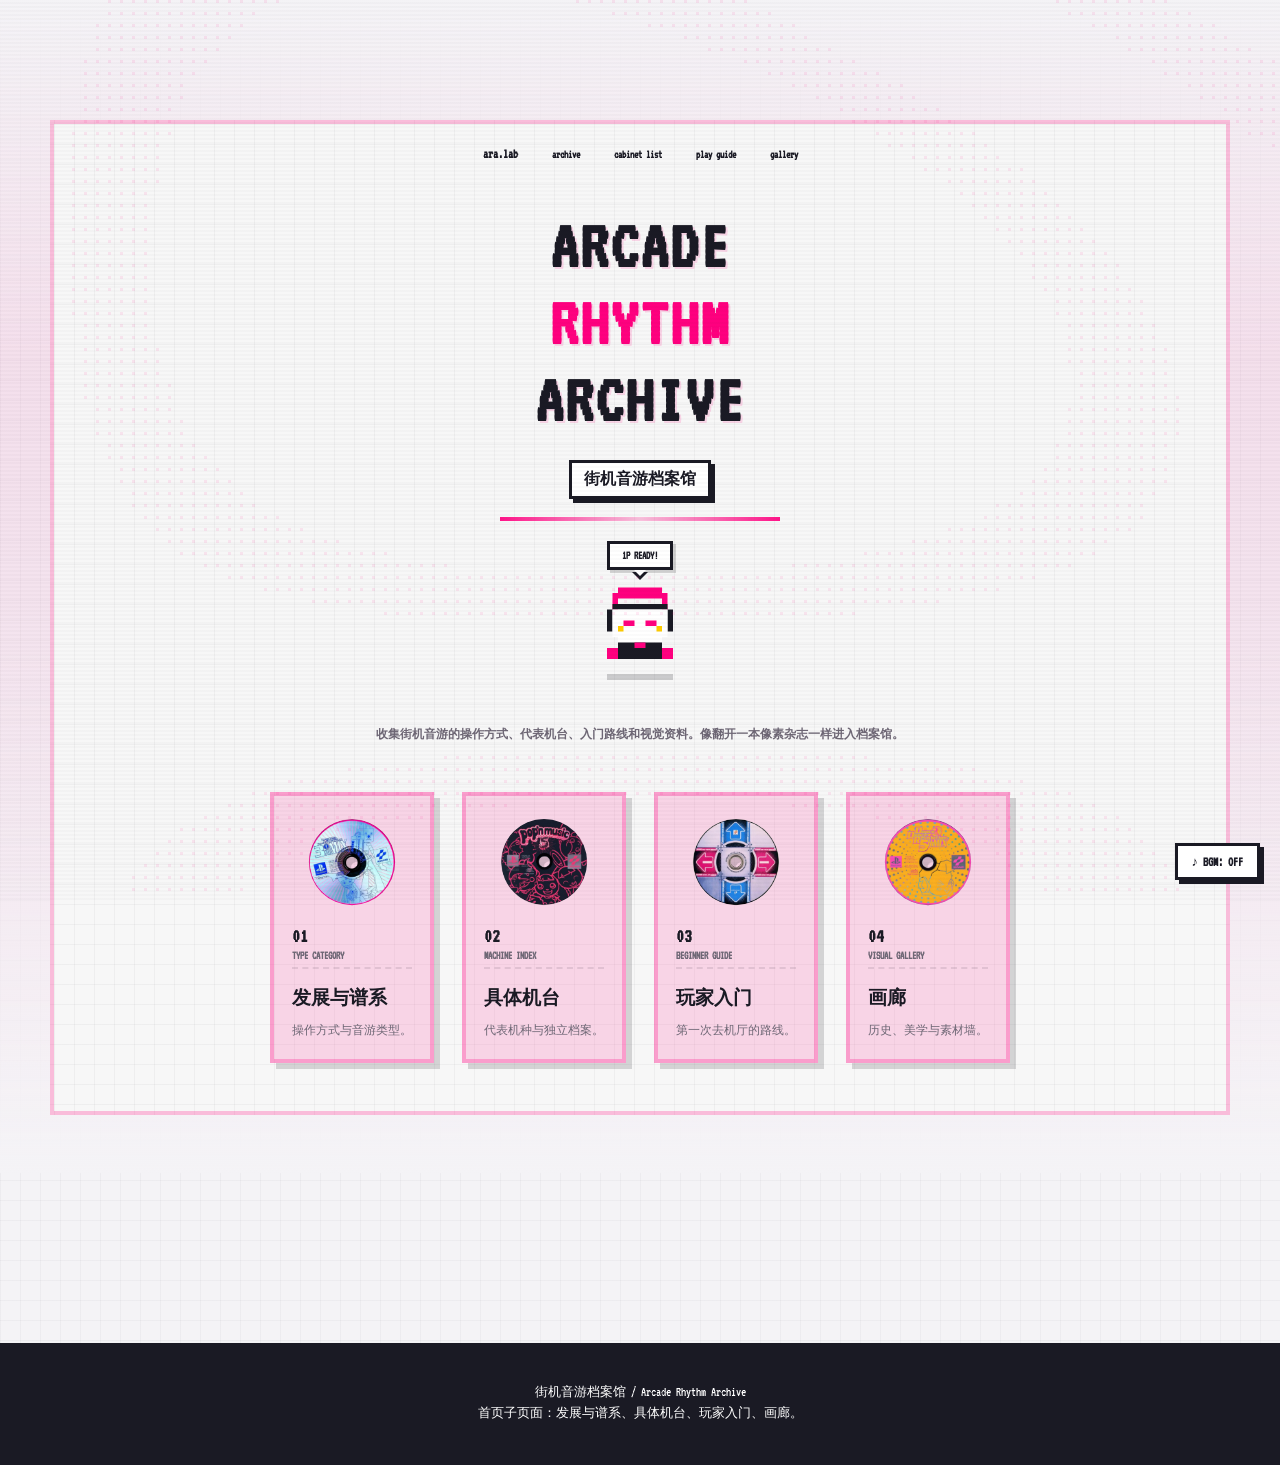
<file: index.html>
<!DOCTYPE html>
<html lang="zh-CN">
<head>
<title>街机音游档案馆｜首页</title>
<meta charset="UTF-8">
<meta name="viewport" content="width=device-width, initial-scale=1.0">
<link rel="stylesheet" href="css/style.css">
<script defer src="js/main.js"></script>
</head>
<body class="site-home"><div class="pixel-music-box">
  <canvas id="pixel-flow-canvas"></canvas>
  <button id="music-btn" class="music-toggle-btn">
    <span class="music-icon">♪</span> BGM: <span id="music-status">OFF</span>
  </button>
</div> 
<audio id="bgm-audio" loop>
  <source src="https://actions.google.com/sounds/v1/science_fiction/retro_video_game_sfx.ogg" type="audio/ogg">
  <source src="https://www.soundhelix.com/examples/mp3/SoundHelix-Song-1.mp3" type="audio/mpeg">
</audio>
<div class="page-noise"></div>

<main class="home-main">
  <section class="home-poster reveal" aria-labelledby="home-title">
    <div class="poster-wave" aria-hidden="true"></div>
    <div class="home-poster-page">
      <div class="poster-mini-nav" aria-hidden="true">
        <span>ara.lab</span>
        <span>archive</span>
        <span>cabinet list</span>
        <span>play guide</span>
        <span>gallery</span>
      </div>
      <div class="poster-cloud cloud-left" aria-hidden="true"></div>
      <div class="poster-cloud cloud-right" aria-hidden="true"></div>
      <div class="home-poster-hero">
        <div class="home-title-lockup">
          <h1 class="home-main-title" id="home-title" aria-label="Arcade Rhythm Archive">
            <span>Arcade</span>
            <span>Rhythm</span>
            <span>Archive</span>
          </h1>
          <p class="home-subtitle">街机音游档案馆</p>
        </div>
      </div>
      <div class="pixel-avatar-container home-avatar-scene">
        <div class="pixel-bubble">1P READY!</div>
        <div class="pixel-avatar"></div>
        <div class="pixel-avatar-shadow"></div>
      </div>

      <div class="home-poster-copy">
        <p>
          收集街机音游的操作方式、代表机台、入门路线和视觉资料。像翻开一本像素杂志一样进入档案馆。
        </p>
      </div>

      <div class="home-entry-grid home-poster-grid">
        <a class="home-entry-card entry-type" href="categories.html">
          <i class="entry-pixel-icon icon-type" aria-hidden="true"></i>
          <span>01</span>
          <small>TYPE CATEGORY</small>
          <h3>发展与谱系</h3>
          <p>操作方式与音游类型。</p>
        </a>
        <a class="home-entry-card entry-machine" href="machines.html">
          <i class="entry-pixel-icon icon-machine" aria-hidden="true"></i>
          <span>02</span>
          <small>MACHINE INDEX</small>
          <h3>具体机台</h3>
          <p>代表机种与独立档案。</p>
        </a>
        <a class="home-entry-card entry-guide" href="guide.html">
          <i class="entry-pixel-icon icon-guide" aria-hidden="true"></i>
          <span>03</span>
          <small>BEGINNER GUIDE</small>
          <h3>玩家入门</h3>
          <p>第一次去机厅的路线。</p>
        </a>
        <a class="home-entry-card entry-gallery" href="gallery.html">
          <i class="entry-pixel-icon icon-gallery" aria-hidden="true"></i>
          <span>04</span>
          <small>VISUAL GALLERY</small>
          <h3>画廊</h3>
          <p>历史、美学与素材墙。</p>
        </a>
      </div>
    </div>
  </section>
</main>

<footer class="site-footer">
  <div class="footer-inner">
    <p>街机音游档案馆 / Arcade Rhythm Archive</p>
    <p>首页子页面：发展与谱系、具体机台、玩家入门、画廊。</p>
  </div>
</footer>
</body>
</html>
</file>
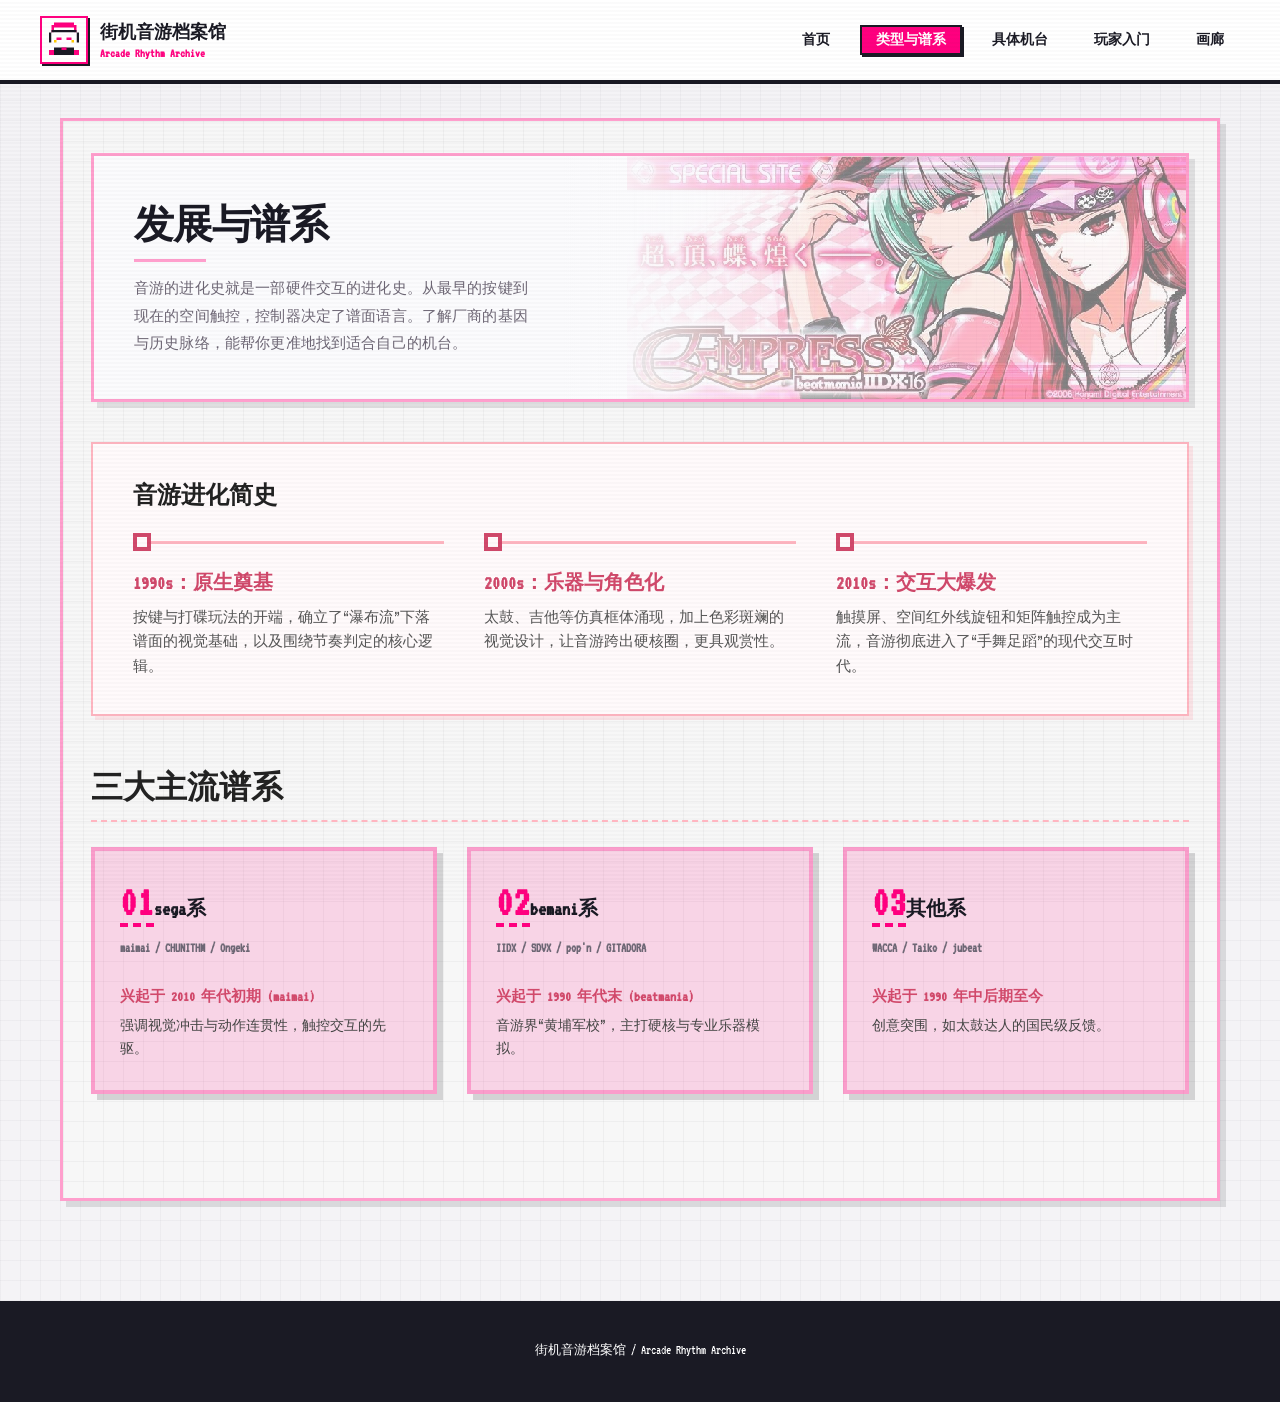
<file: categories.html>
<!DOCTYPE html>
<html lang="zh-CN">
<head>
<title>街机音游档案馆｜类型与谱系</title>
<meta charset="UTF-8">
<meta name="viewport" content="width=device-width, initial-scale=1.0">
<link rel="stylesheet" href="css/style.css">

<style>
  /* ==========================================
     版式重构：删除侧边栏，时间轴横置，文本融进按钮
     ========================================== */

  /* 1. 历史线：贯穿式横向时间轴面板 */
  .history-timeline-unified { 
    border: 2px solid #ffb6c1; 
    padding: 35px 40px; 
    background: #fffafb; 
    margin: 40px 0 50px 0; 
    box-shadow: 4px 4px 0px rgba(255,182,193,0.3); 
  }
  .history-timeline-unified h2 { 
    margin-top: 0; 
    margin-bottom: 30px; 
    font-size: 1.5rem; 
    color: #222;
    text-align: left;
  }
  .timeline-track { 
    display: grid; 
    grid-template-columns: repeat(3, 1fr); /* 恢复成完美均分的横向三等分 */
    gap: 40px; 
  }
  .time-node { 
    position: relative; 
    padding-top: 25px; 
    border-top: 3px solid #ffb6c1; 
    text-align: left;
  }
  .time-dot { 
    position: absolute; 
    top: -11px; 
    left: 0; 
    width: 18px; 
    height: 18px; 
    background: #fffafb; 
    border: 4px solid #d1496b; 
    border-radius: 50%; 
  }
  .time-node h3 { color: #d1496b; font-size: 1.25rem; margin: 0 0 10px 0; font-weight: 900; }
  .time-node p { color: #555; font-size: 0.95rem; line-height: 1.6; margin: 0; }

  /* 2. 厂商区：标题独立，按钮包含大量文本 */
  .company-section-title {
    font-size: 2rem;
    color: #222;
    margin-bottom: 25px;
    border-bottom: 2px dashed #ffb6c1;
    padding-bottom: 10px;
    text-align: left;
  }
  
  .company-buttons-row {
    display: flex !important;
    flex-direction: row !important; /* 强制横向排布 */
    gap: 30px !important;
    margin-bottom: 60px;
  }
  
  .company-buttons-row .company-btn {
    flex: 1; /* 三个按钮等宽 */
    display: flex;
    flex-direction: column;
    align-items: flex-start; /* 内部内容左对齐 */
    justify-content: flex-start;
    padding: 30px 25px !important; /* 增加内边距容纳文字 */
    height: auto !important; /* 解除原有固定高度限制 */
    text-align: left;
  }

  /* 插入到按钮内部的介绍文字样式 */
  .company-desc {
    margin-top: 25px; /* 和上面的大标题/游戏名拉开距离 */
    font-size: 0.9rem;
    line-height: 1.6;
    color: #444; /* 在粉色半透明底上保持高对比度 */
    font-weight: normal;
    text-shadow: none; /* 防止原有按钮自带阴影导致文字模糊 */
  }
  .company-desc strong {
    display: block;
    color: #d1496b; /* 强调兴起时间 */
    margin-bottom: 5px;
    font-size: 0.95rem;
  }

  /* 手机端响应式 */
  @media (max-width: 850px) {
    .timeline-track { grid-template-columns: 1fr; gap: 40px; }
    .company-buttons-row { flex-direction: column !important; gap: 20px !important; }
  }
</style>
<script defer src="js/main.js"></script>
</head>
<body class="site-page category-page">
<div class="page-noise"></div>
<header class="site-header">
  <div class="header-inner">
    <a class="brand" href="index.html" aria-label="回到首页">
      <span class="brand-logo">ARA</span>
      <span class="brand-text">
        <strong>街机音游档案馆</strong>
        <em>Arcade Rhythm Archive</em>
      </span>
    </a>
    <button class="nav-toggle" aria-label="打开导航" aria-expanded="false">
      <span></span><span></span><span></span>
    </button>
    <nav class="site-nav">
      <a href="index.html">首页</a>
      <a href="categories.html" class="active">类型与谱系</a>
      <a href="machines.html">具体机台</a>
      <a href="guide.html">玩家入门</a>
      <a href="gallery.html">画廊</a>
    </nav>
  </div>
</header>

<main>
  <!-- 原版 Hero -->
  <section class="page-hero reveal">
    <div>
      <p class="eyebrow">Play Style & Evolution / 01</p>
      <h1>发展与谱系</h1>
      <p>
        音游的进化史就是一部硬件交互的进化史。从最早的按键到现在的空间触控，控制器决定了谱面语言。了解厂商的基因与历史脉络，能帮你更准地找到适合自己的机台。
      </p>
    </div>

  </section>



  <!-- 时间轴面板 (恢复为满宽的横向时间轴) -->
  <section class="reveal" aria-label="音游发展历史">
    <div class="history-timeline-unified">
      <h2>音游进化简史</h2>
      <div class="timeline-track">
        <div class="time-node">
          <span class="time-dot"></span>
          <h3>1990s：原生奠基</h3>
          <p>按键与打碟玩法的开端，确立了“瀑布流”下落谱面的视觉基础，以及围绕节奏判定的核心逻辑。</p>
        </div>
        <div class="time-node">
          <span class="time-dot"></span>
          <h3>2000s：乐器与角色化</h3>
          <p>太鼓、吉他等仿真框体涌现，加上色彩斑斓的视觉设计，让音游跨出硬核圈，更具观赏性。</p>
        </div>
        <div class="time-node">
          <span class="time-dot"></span>
          <h3>2010s：交互大爆发</h3>
          <p>触摸屏、空间红外线旋钮和矩阵触控成为主流，音游彻底进入了“手舞足蹈”的现代交互时代。</p>
        </div>
      </div>
    </div>
  </section>

  <!-- 厂商导航区：取消便利贴，直接用三大主流谱系作为标题，介绍塞入按钮 -->
  <section class="reveal" aria-label="按公司浏览">
    <h2 class="company-section-title">三大主流谱系</h2>
    
    <div class="company-buttons-row">
      <a class="company-btn company-btn--sega" href="company.html?company=sega" role="button">
        <!-- 保留原有结构以兼容你的 CSS -->
        <span class="company-icon company-icon--sega" aria-hidden="true"></span>
        <span class="company-label">sega系</span>
        <!-- 新增文字描述 -->
        <div class="company-desc">
          <strong>兴起于 2010 年代初期 (maimai)</strong>
          强调视觉冲击与动作连贯性，触控交互的先驱。
        </div>
      </a>
      
      <a class="company-btn company-btn--bemani" href="company.html?company=bemani" role="button">
        <!-- 保留原有结构以兼容你的 CSS -->
        <span class="company-icon company-icon--bemani" aria-hidden="true"></span>
        <span class="company-label">bemani系</span>
        <!-- 新增文字描述 -->
        <div class="company-desc">
          <strong>兴起于 1990 年代末 (beatmania)</strong>
          音游界“黄埔军校”，主打硬核与专业乐器模拟。
        </div>
      </a>
      
      <a class="company-btn company-btn--other" href="company.html?company=other" role="button">
        <!-- 保留原有结构以兼容你的 CSS -->
        <span class="company-icon company-icon--other" aria-hidden="true"></span>
        <span class="company-label">其他系</span>
        <!-- 新增文字描述 -->
        <div class="company-desc">
          <strong>兴起于 1990 年中后期至今</strong>
          创意突围，如太鼓达人的国民级反馈。
        </div>
      </a>
    </div>
  </section>

</main>

<footer class="site-footer">
  <div class="footer-inner">
    <p>街机音游档案馆 / Arcade Rhythm Archive</p>
  </div>
</footer>
</body>
</html>
</file>
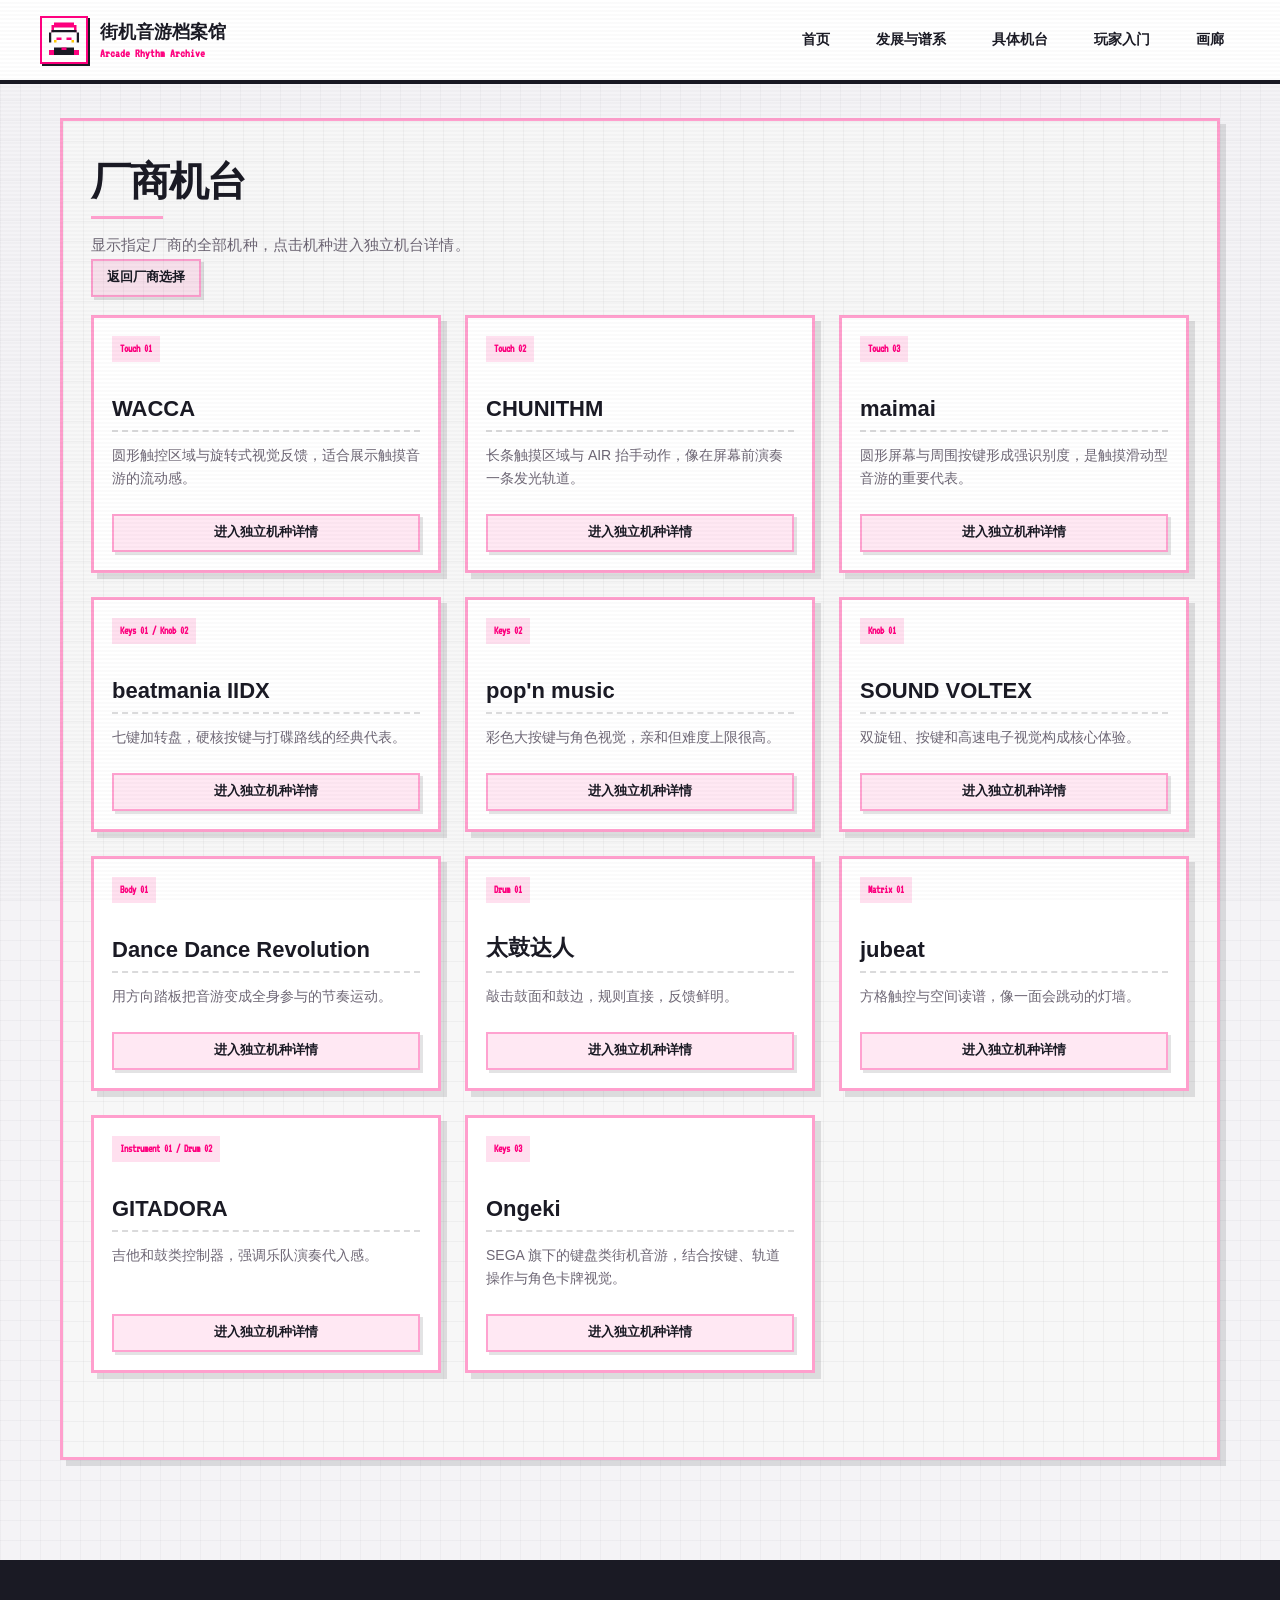
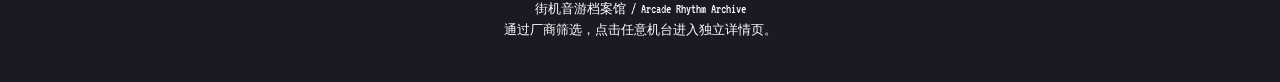
<file: company.html>
<!DOCTYPE html>
<html lang="zh-CN">
<head>
<title>街机音游档案馆｜公司机台</title>
<meta charset="UTF-8">
<meta name="viewport" content="width=device-width, initial-scale=1.0">
<link rel="stylesheet" href="css/style.css">

<script defer src="js/main.js"></script>
</head>
<body class="site-page company-page">
<div class="page-noise"></div>
<header class="site-header">
  <div class="header-inner">
    <a class="brand" href="index.html" aria-label="回到首页">
      <span class="brand-logo">ARA</span>
      <span class="brand-text">
        <strong>街机音游档案馆</strong>
        <em>Arcade Rhythm Archive</em>
      </span>
    </a>
    <button class="nav-toggle" aria-label="打开导航" aria-expanded="false">
      <span></span><span></span><span></span>
    </button>
    <nav class="site-nav">
      <a href="index.html">首页</a>
      <a href="categories.html">发展与谱系</a>
      <a href="machines.html">具体机台</a>
      <a href="guide.html">玩家入门</a>
      <a href="gallery.html">画廊</a>
    </nav>
  </div>
</header>

<main>
  <section class="page-hero reveal company-hero">
    <div>
      <p class="eyebrow">Company</p>
      <h1 id="companyTitle">厂商机台</h1>
      <p id="companyIntro">显示指定厂商的全部机种，点击机种进入独立机台详情。</p>
      <a id="backToCategories" class="text-link" href="categories.html">返回厂商选择</a>

    </div>

  </section>

  <section class="machine-index" id="machineGrid" aria-label="公司机台列表">
    <!-- 机台卡片与 machines.html 保持一致（由静态 HTML 提供） -->
    <article class="machine-card type-card reveal" id="wacca" data-group="touch" data-keywords="WACCA 触摸 滑动 圆环 霓虹" data-company="other">
      <span>Touch 01</span>
      <h2>WACCA</h2>
      <p>圆形触控区域与旋转式视觉反馈，适合展示触摸音游的流动感。</p>
      <a href="machine.html?id=wacca">进入独立机种详情</a>
    </article>
    <article class="machine-card type-card reveal" id="chunithm" data-group="touch" data-keywords="CHUNITHM 触摸 AIR 抬手 长条 滑条" data-company="sega">
      <span>Touch 02</span>
      <h2>CHUNITHM</h2>
      <p>长条触摸区域与 AIR 抬手动作，像在屏幕前演奏一条发光轨道。</p>
      <a href="machine.html?id=chunithm">进入独立机种详情</a>
    </article>
    <article class="machine-card type-card reveal" id="maimai" data-group="touch" data-keywords="maimai 触摸 滑动 圆形屏幕 按键" data-company="sega">
      <span>Touch 03</span>
      <h2>maimai</h2>
      <p>圆形屏幕与周围按键形成强识别度，是触摸滑动型音游的重要代表。</p>
      <a href="machine.html?id=maimai">进入独立机种详情</a>
    </article>
    <article class="machine-card type-card reveal" id="iidx" data-group="keys knob" data-keywords="beatmania IIDX 七键 转盘 打碟 DJ 硬核" data-company="bemani">
      <span>Keys 01 / Knob 02</span>
      <h2>beatmania IIDX</h2>
      <p>七键加转盘，硬核按键与打碟路线的经典代表。</p>
      <a href="machine.html?id=iidx">进入独立机种详情</a>
    </article>
    <article class="machine-card type-card reveal" id="popn" data-group="keys" data-keywords="pop'n music 按键 彩色 大按键 角色" data-company="bemani">
      <span>Keys 02</span>
      <h2>pop'n music</h2>
      <p>彩色大按键与角色视觉，亲和但难度上限很高。</p>
      <a href="machine.html?id=popn">进入独立机种详情</a>
    </article>
    <article class="machine-card type-card reveal" id="sdvx" data-group="knob" data-keywords="SOUND VOLTEX SDVX 双旋钮 按键 电音 霓虹" data-company="bemani">
      <span>Knob 01</span>
      <h2>SOUND VOLTEX</h2>
      <p>双旋钮、按键和高速电子视觉构成核心体验。</p>
      <a href="machine.html?id=sdvx">进入独立机种详情</a>
    </article>
    <article class="machine-card type-card reveal" id="ddr" data-group="body" data-keywords="Dance Dance Revolution DDR 踏板 体感 跳舞" data-company="bemani">
      <span>Body 01</span>
      <h2>Dance Dance Revolution</h2>
      <p>用方向踏板把音游变成全身参与的节奏运动。</p>
      <a href="machine.html?id=ddr">进入独立机种详情</a>
    </article>
    <article class="machine-card type-card reveal" id="taiko" data-group="drum" data-keywords="太鼓达人 打击 鼓面 鼓边 红蓝音符" data-company="other">
      <span>Drum 01</span>
      <h2>太鼓达人</h2>
      <p>敲击鼓面和鼓边，规则直接，反馈鲜明。</p>
      <a href="machine.html?id=taiko">进入独立机种详情</a>
    </article>
    <article class="machine-card type-card reveal" id="jubeat" data-group="matrix" data-keywords="jubeat 矩阵 方格 触控 空间读谱" data-company="bemani">
      <span>Matrix 01</span>
      <h2>jubeat</h2>
      <p>方格触控与空间读谱，像一面会跳动的灯墙。</p>
      <a href="machine.html?id=jubeat">进入独立机种详情</a>
    </article>
    <article class="machine-card type-card reveal" id="gitadora" data-group="instrument drum" data-keywords="GITADORA DrumMania 吉他 鼓 乐器模拟 乐队" data-company="bemani">
      <span>Instrument 01 / Drum 02</span>
      <h2>GITADORA</h2>
      <p>吉他和鼓类控制器，强调乐队演奏代入感。</p>
      <a href="machine.html?id=gitadora">进入独立机种详情</a>
    </article>
    <article class="machine-card type-card reveal" id="ongeki" data-group="keys" data-keywords="Ongeki ongeki オンゲキ 按键 键盘 SEGA 卡牌 轨道" data-company="sega">
  <span>Keys 03</span>
  <h2>Ongeki</h2>
  <p>SEGA 旗下的键盘类街机音游，结合按键、轨道操作与角色卡牌视觉。</p>
  <a href="machine.html?id=ongeki">进入独立机种详情</a>
  </section>
</main>

<footer class="site-footer">
  <div class="footer-inner">
    <p>街机音游档案馆 / Arcade Rhythm Archive</p>
    <p>通过厂商筛选，点击任意机台进入独立详情页。</p>
  </div>
</footer>
</body>
</html>
</file>
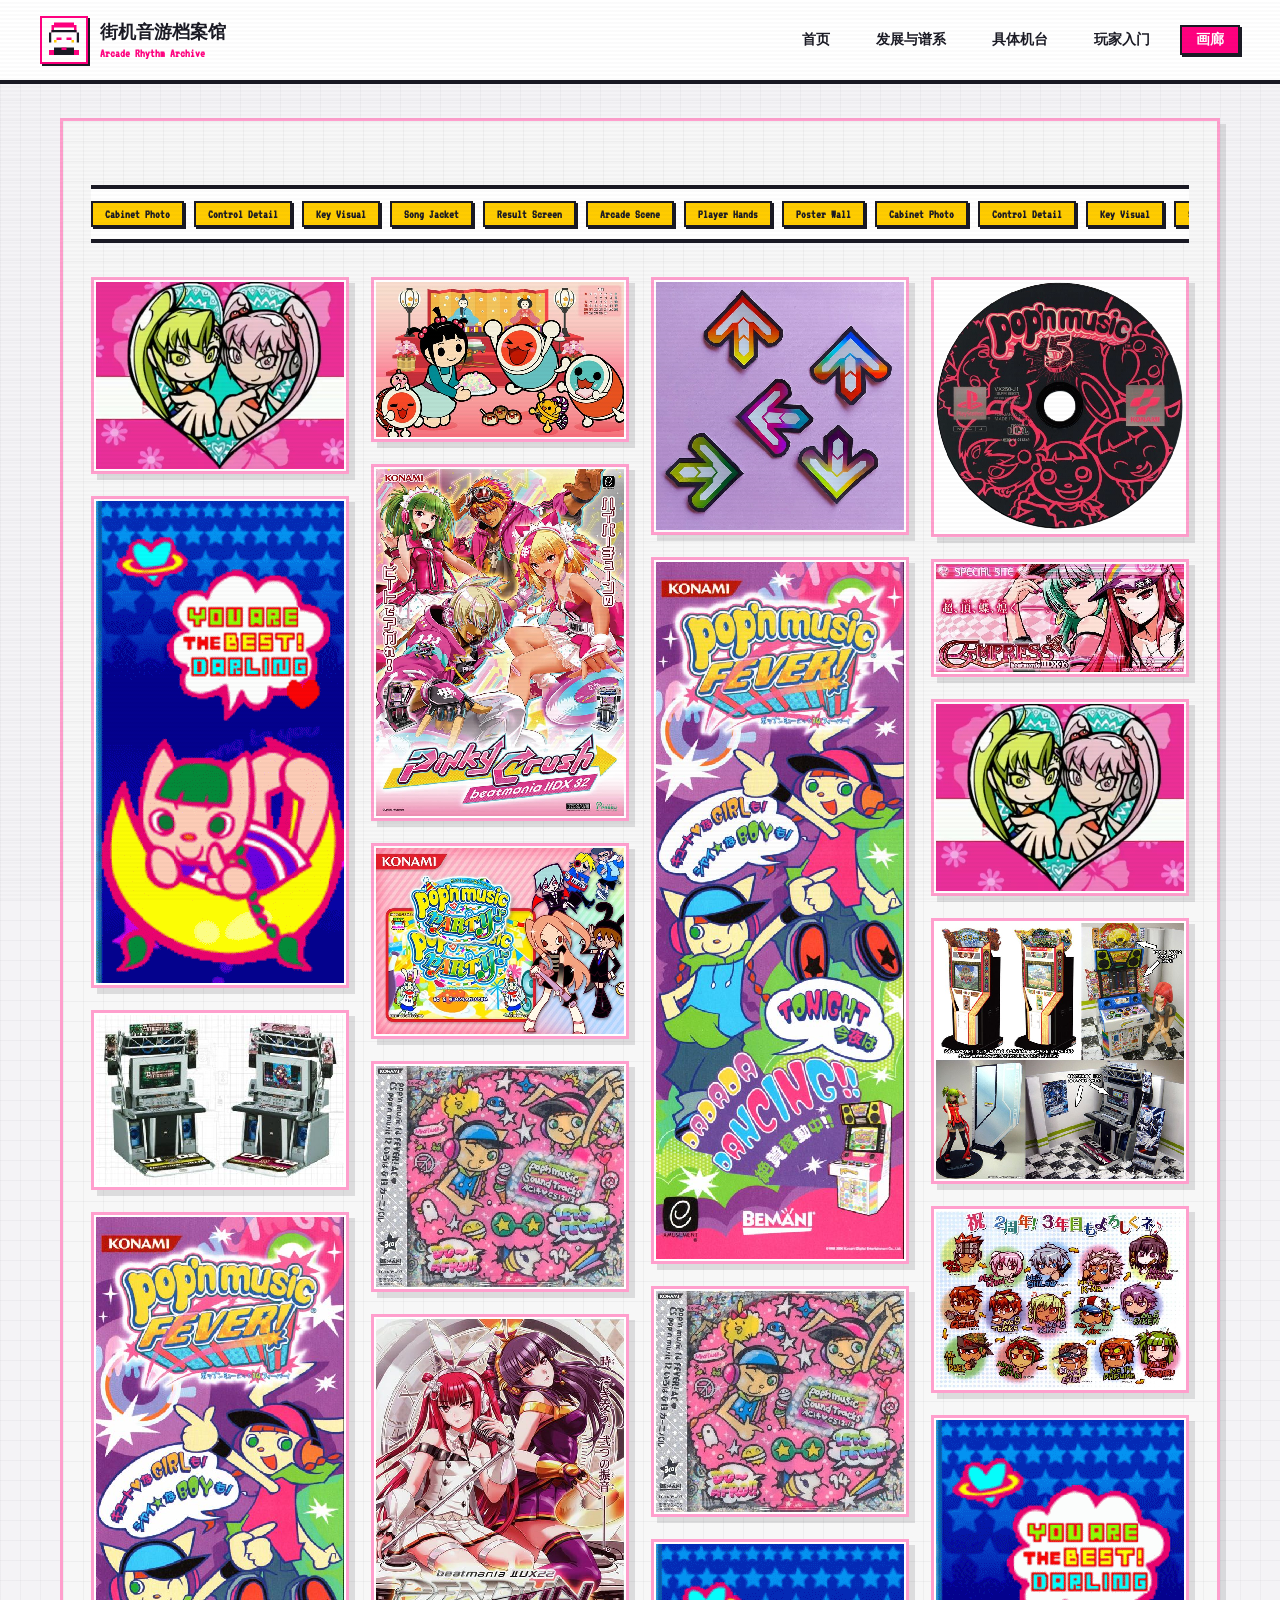
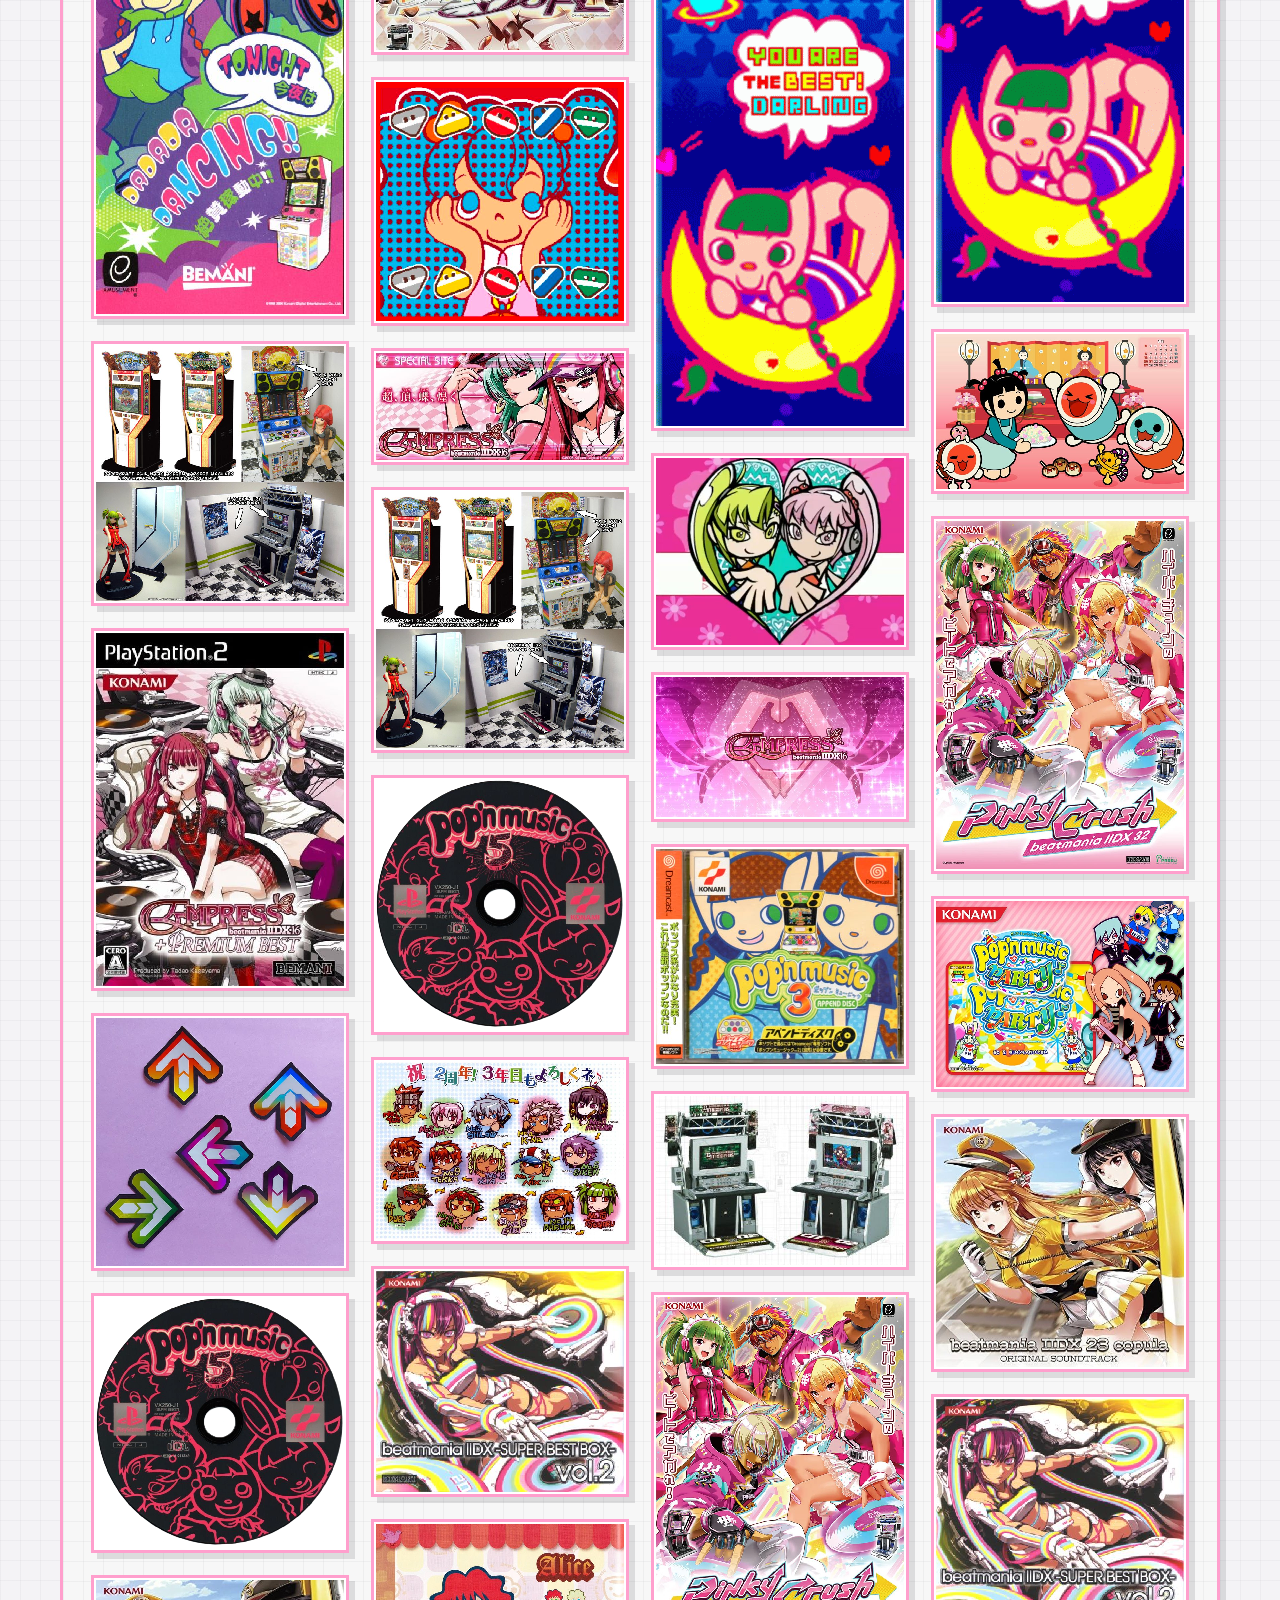
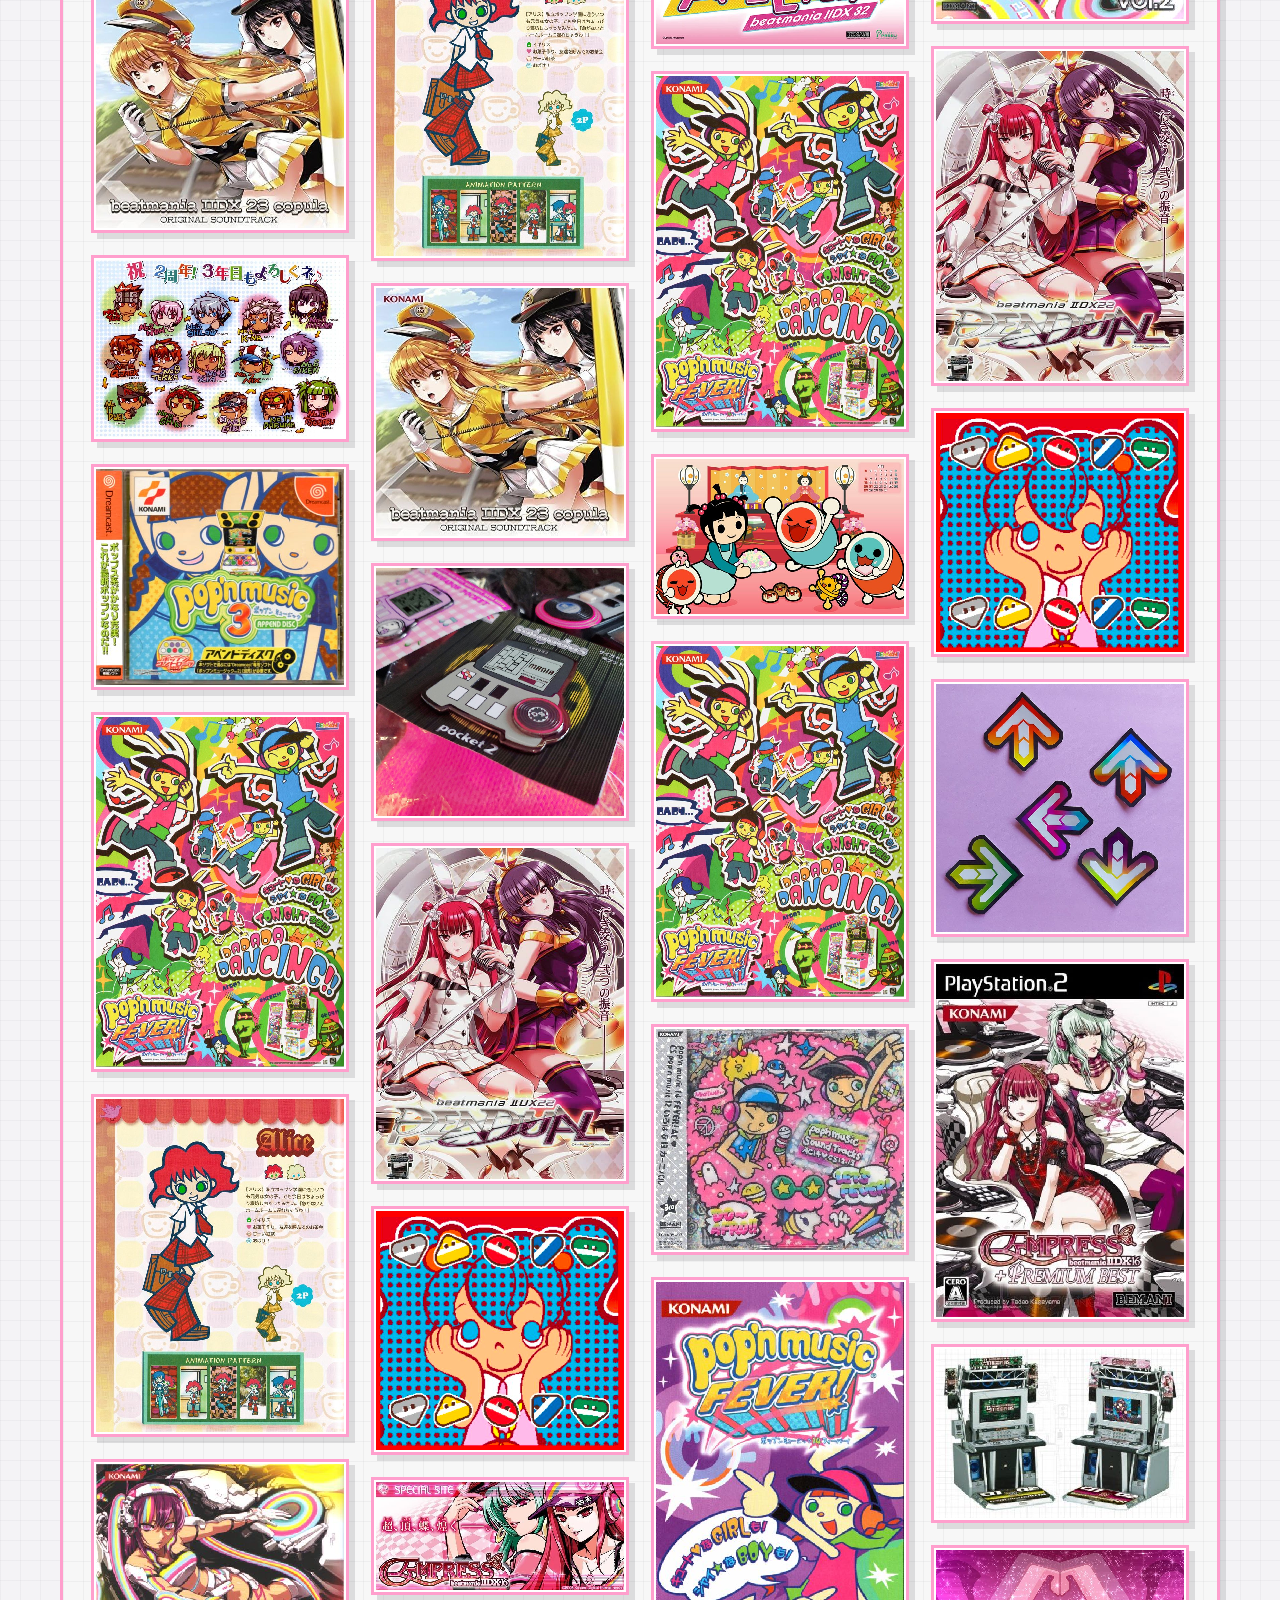
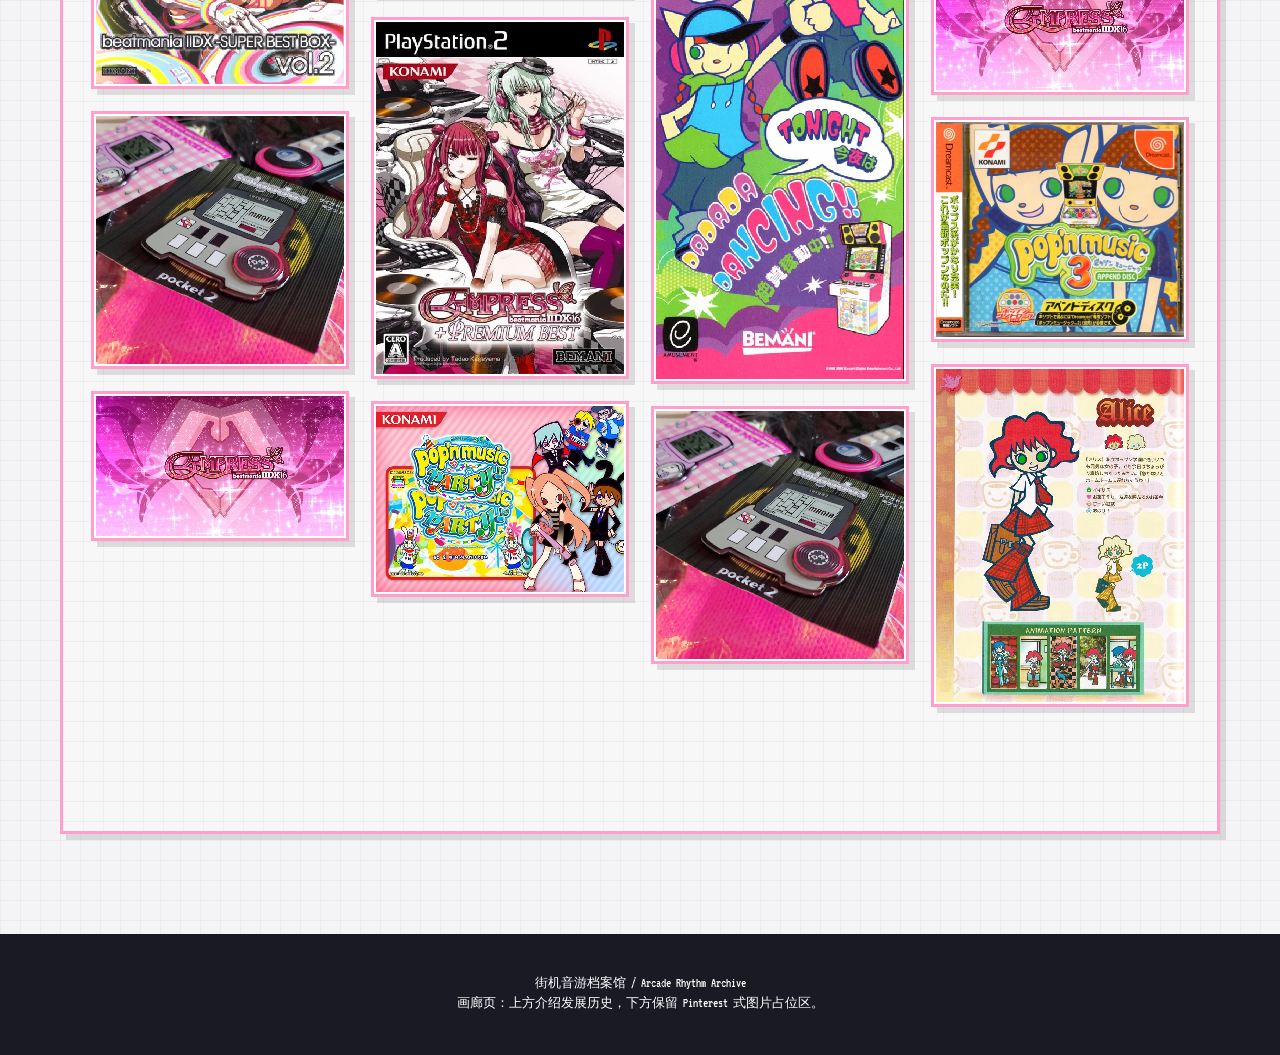
<file: gallery.html>
<!DOCTYPE html>
<html lang="zh-CN">
<head>
<title>街机音游档案馆｜画廊</title>
<meta charset="UTF-8">
<meta name="viewport" content="width=device-width, initial-scale=1.0">
<link rel="stylesheet" href="css/style.css">

<script defer src="js/main.js"></script>
</head>
<body class="site-page gallery-page">
<div class="page-noise"></div>
<header class="site-header">
  <div class="header-inner">
    <a class="brand" href="index.html" aria-label="回到首页">
      <span class="brand-logo">ARA</span>
      <span class="brand-text">
        <strong>街机音游档案馆</strong>
        <em>Arcade Rhythm Archive</em>
      </span>
    </a>
    <button class="nav-toggle" aria-label="打开导航" aria-expanded="false">
      <span></span><span></span><span></span>
    </button>
    <nav class="site-nav">
      <a href="index.html">首页</a>
      <a href="categories.html">发展与谱系</a>
      <a href="machines.html">具体机台</a>
      <a href="guide.html">玩家入门</a>
      <a href="gallery.html">画廊</a>
    </nav>
  </div>
</header>

<main>


  <section class="gallery-loop reveal" aria-label="循环展示提示">
    <div class="gallery-loop-track">
      <span>Cabinet Photo</span>
      <span>Control Detail</span>
      <span>Key Visual</span>
      <span>Song Jacket</span>
      <span>Result Screen</span>
      <span>Arcade Scene</span>
      <span>Player Hands</span>
      <span>Poster Wall</span>
      <span>Cabinet Photo</span>
      <span>Control Detail</span>
      <span>Key Visual</span>
      <span>Song Jacket</span>
    </div>
  </section>

  <section class="pinterest-gallery reveal" data-gallery-loop aria-label="音游图片瀑布流占位区">
    <div class="pin-slot pin-tall"><img src="assets/images/1.jpg" alt=""></div>
    <div class="pin-slot pin-mid"><img src="assets/images/2.jpg" alt=""></div>
    <div class="pin-slot pin-short"><img src="assets/images/3.png" alt=""></div>
    <div class="pin-slot pin-wide"><img src="assets/images/4.png" alt=""></div>
    <div class="pin-slot pin-mid"><img src="assets/images/5.jpg" alt=""></div>
    <div class="pin-slot pin-tall"><img src="assets/images/6.jpg" alt=""></div>
    <div class="pin-slot pin-short"><img src="assets/images/7.jpg" alt=""></div>
    <div class="pin-slot pin-mid"><img src="assets/images/8.jpg" alt=""></div>
    <div class="pin-slot pin-wide"><img src="assets/images/9.jpg" alt=""></div>
    <div class="pin-slot pin-tall"><img src="assets/images/10.jpg" alt=""></div>
    <div class="pin-slot pin-short"><img src="assets/images/11.jpg" alt=""></div>
    <div class="pin-slot pin-mid"><img src="assets/images/12.jpg" alt=""></div>
    <div class="pin-slot pin-tall"><img src="assets/images/13.jpg" alt=""></div>
    <div class="pin-slot pin-wide"><img src="assets/images/14.jpg" alt=""></div>
    <div class="pin-slot pin-short"><img src="assets/images/15.jpg" alt=""></div>
    <div class="pin-slot pin-mid"><img src="assets/images/16.jpg" alt=""></div>
    <div class="pin-slot pin-tall"><img src="assets/images/17.jpg" alt=""></div>
    <div class="pin-slot pin-mid"><img src="assets/images/18.gif" alt=""></div>
    <div class="pin-slot pin-short"><img src="assets/images/19.jpg" alt=""></div>
    <div class="pin-slot pin-wide"><img src="assets/images/20.jpg" alt=""></div>
    <div class="pin-slot pin-tall"><img src="assets/images/21.jpg" alt=""></div>
    <div class="pin-slot pin-mid"><img src="assets/images/22.jpg" alt=""></div>
    <div class="pin-slot pin-short"><img src="assets/images/23.jpg" alt=""></div>
  </section>
</main>

<footer class="site-footer">
  <div class="footer-inner">
    <p>街机音游档案馆 / Arcade Rhythm Archive</p>
    <p>画廊页：上方介绍发展历史，下方保留 Pinterest 式图片占位区。</p>
  </div>
</footer>
</body>
</html>
</file>
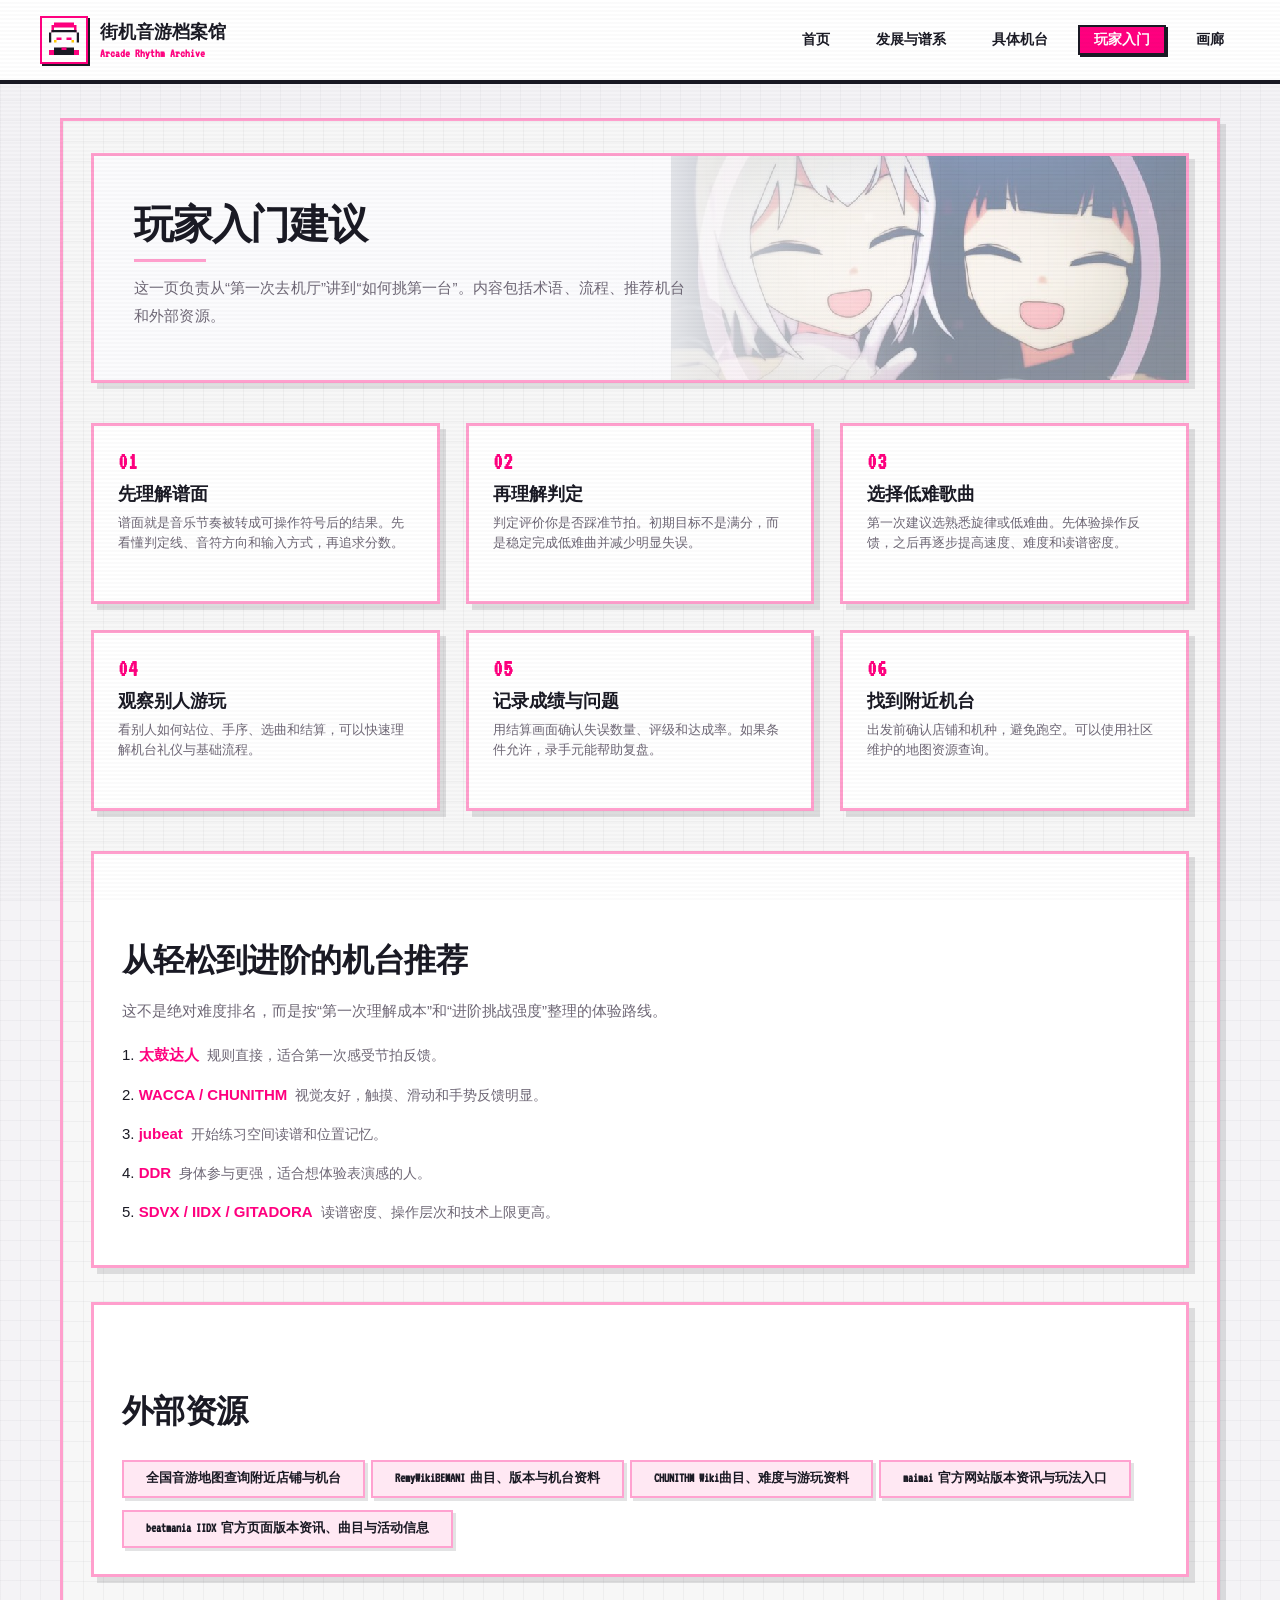
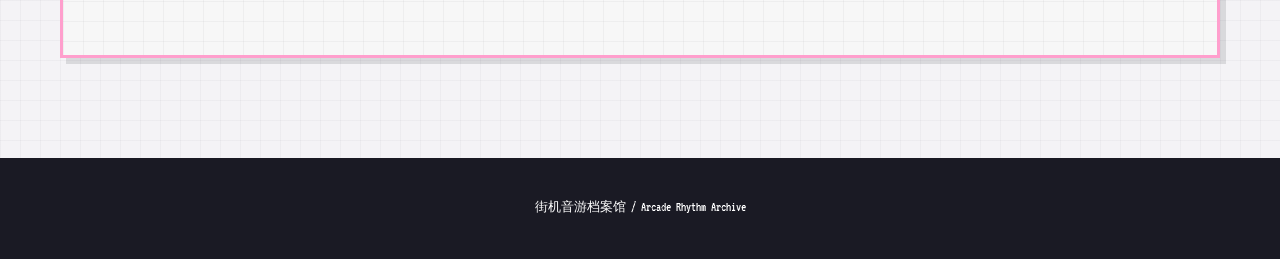
<file: guide.html>
<!DOCTYPE html>
<html lang="zh-CN">
<head>
<title>街机音游档案馆｜玩家入门</title>
<meta charset="UTF-8">
<meta name="viewport" content="width=device-width, initial-scale=1.0">
<link rel="stylesheet" href="css/style.css">

<script defer src="js/main.js"></script>
</head>
<body class="site-page guide-page">
<div class="page-noise"></div>
<header class="site-header">
  <div class="header-inner">
    <a class="brand" href="index.html" aria-label="回到首页">
      <span class="brand-logo">ARA</span>
      <span class="brand-text">
        <strong>街机音游档案馆</strong>
        <em>Arcade Rhythm Archive</em>
      </span>
    </a>
    <button class="nav-toggle" aria-label="打开导航" aria-expanded="false">
      <span></span><span></span><span></span>
    </button>
    <nav class="site-nav">
      <a href="index.html">首页</a>
      <a href="categories.html">发展与谱系</a>
      <a href="machines.html">具体机台</a>
      <a href="guide.html">玩家入门</a>
      <a href="gallery.html">画廊</a>
    </nav>
  </div>
</header>

<main>
  <section class="page-hero reveal">
    <div>
      <p class="eyebrow">Beginner Manual / 03</p>
      <h1>玩家入门建议</h1>
      <p>
        这一页负责从“第一次去机厅”讲到“如何挑第一台”。内容包括术语、流程、推荐机台和外部资源。
      </p>
    </div>
  </section>

  <section class="guide-layout reveal">
    <article class="guide-card">
      <span>01</span>
      <h2>先理解谱面</h2>
      <p>谱面就是音乐节奏被转成可操作符号后的结果。先看懂判定线、音符方向和输入方式，再追求分数。</p>
    </article>
    <article class="guide-card">
      <span>02</span>
      <h2>再理解判定</h2>
      <p>判定评价你是否踩准节拍。初期目标不是满分，而是稳定完成低难曲并减少明显失误。</p>
    </article>
    <article class="guide-card">
      <span>03</span>
      <h2>选择低难歌曲</h2>
      <p>第一次建议选熟悉旋律或低难曲。先体验操作反馈，之后再逐步提高速度、难度和读谱密度。</p>
    </article>
    <article class="guide-card">
      <span>04</span>
      <h2>观察别人游玩</h2>
      <p>看别人如何站位、手序、选曲和结算，可以快速理解机台礼仪与基础流程。</p>
    </article>
    <article class="guide-card">
      <span>05</span>
      <h2>记录成绩与问题</h2>
      <p>用结算画面确认失误数量、评级和达成率。如果条件允许，录手元能帮助复盘。</p>
    </article>
    <article class="guide-card">
      <span>06</span>
      <h2>找到附近机台</h2>
      <p>出发前确认店铺和机种，避免跑空。可以使用社区维护的地图资源查询。</p>
    </article>
  </section>

  <section class="recommend-board reveal" id="recommend">
    <div class="zone-copy">
      <p class="eyebrow">Recommended Machines</p>
      <h2>从轻松到进阶的机台推荐</h2>
      <p>这不是绝对难度排名，而是按“第一次理解成本”和“进阶挑战强度”整理的体验路线。</p>
    </div>
    <ol class="recommend-list">
      <li><strong>太鼓达人</strong><span>规则直接，适合第一次感受节拍反馈。</span></li>
      <li><strong>WACCA / CHUNITHM</strong><span>视觉友好，触摸、滑动和手势反馈明显。</span></li>
      <li><strong>jubeat</strong><span>开始练习空间读谱和位置记忆。</span></li>
      <li><strong>DDR</strong><span>身体参与更强，适合想体验表演感的人。</span></li>
      <li><strong>SDVX / IIDX / GITADORA</strong><span>读谱密度、操作层次和技术上限更高。</span></li>
    </ol>
  </section>

  <section class="resource-strip reveal" id="resources">
    <p class="eyebrow">External Links</p>
    <h2>外部资源</h2>
    <a class="resource-link" href="https://map.bemanicn.com/" target="_blank" rel="noreferrer">
      全国音游地图 <span>查询附近店铺与机台</span>
    </a>
    <a class="resource-link" href="https://remywiki.com/" target="_blank" rel="noreferrer">
      RemyWiki <span>BEMANI 曲目、版本与机台资料</span>
    </a>
    <a class="resource-link" href="https://wikiwiki.jp/chunithmwiki/" target="_blank" rel="noreferrer">
      CHUNITHM Wiki <span>曲目、难度与游玩资料</span>
    </a>
    <a class="resource-link" href="https://maimai.sega.jp/" target="_blank" rel="noreferrer">
      maimai 官方网站 <span>版本资讯与玩法入口</span>
    </a>
    <a class="resource-link" href="https://p.eagate.573.jp/game/2dx/" target="_blank" rel="noreferrer">
      beatmania IIDX 官方页面 <span>版本资讯、曲目与活动信息</span>
    </a>
  </section>
</main>

<footer class="site-footer">
  <div class="footer-inner">
 <p>街机音游档案馆 / Arcade Rhythm Archive</p>
  </div>
</footer>
</body>
</html>
</file>
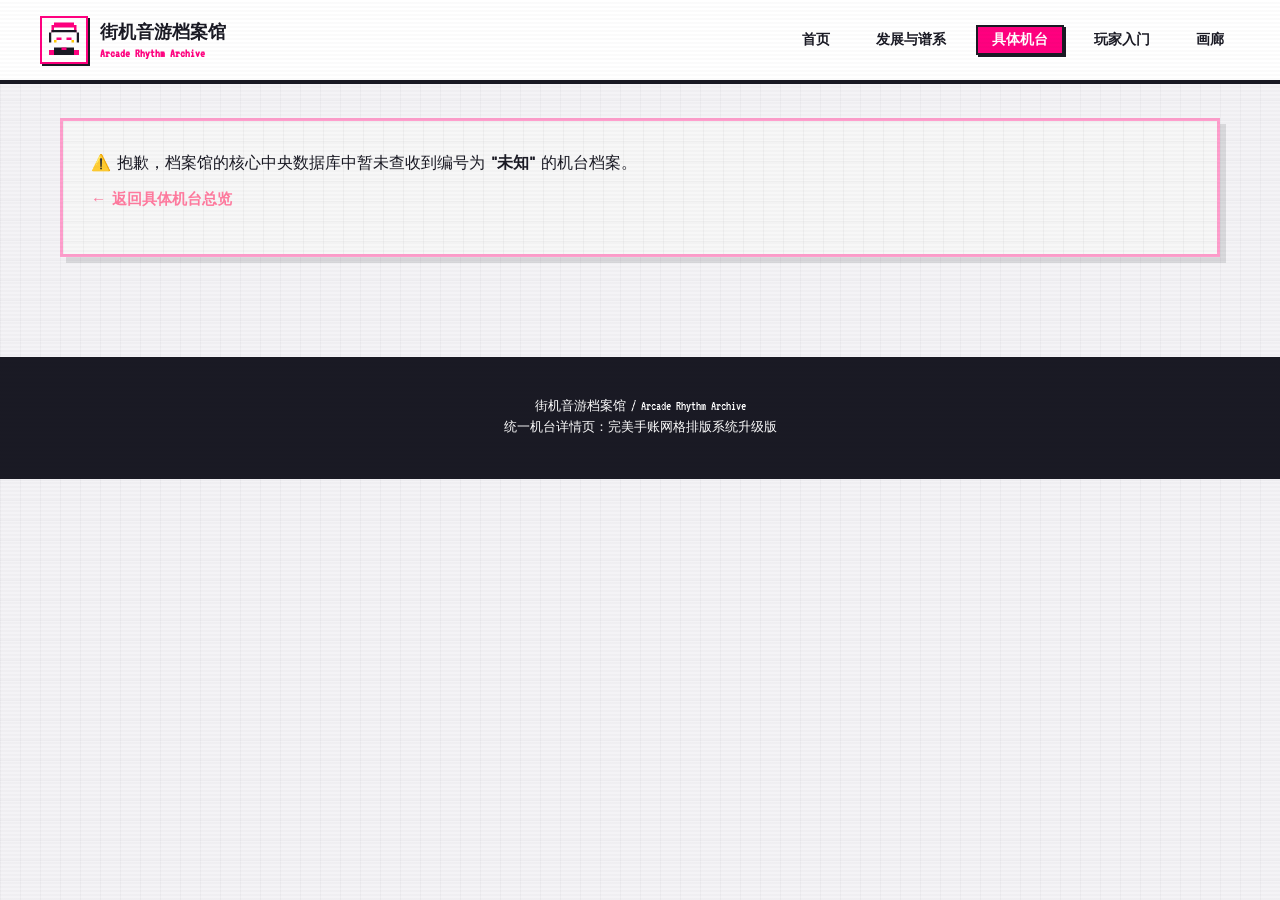
<file: machine.html>
<!DOCTYPE html>
<html lang="zh-CN">
<head>
<title>街机音游档案馆｜机台详情</title>
<meta charset="UTF-8">
<meta name="viewport" content="width=device-width, initial-scale=1.0">
<link rel="stylesheet" href="css/style.css">

<link rel="stylesheet" href="css/machine-detail-layout.css">
<script defer src="js/machine-detail.js"></script>
<script defer src="js/main.js"></script>
</head>
<body class="site-page machine-detail-page">
<div class="page-noise"></div>
<header class="site-header">
  <div class="header-inner">
    <a class="brand" href="index.html" aria-label="回到首页">
      <span class="brand-logo">ARA</span>
      <span class="brand-text">
        <strong>街机音游档案馆</strong>
        <em>Arcade Rhythm Archive</em>
      </span>
    </a>
    <button class="nav-toggle" aria-label="打开导航" aria-expanded="false">
      <span></span><span></span><span></span>
    </button>
    <nav class="site-nav">
      <a href="index.html">首页</a>
      <a href="categories.html">发展与谱系</a>
      <a href="machines.html">具体机台</a>
      <a href="guide.html">玩家入门</a>
      <a href="gallery.html">画廊</a>
    </nav>
  </div>
</header>

<main data-machine-detail>
  <div class="detail-loading">正在调取档案馆对应机台绝密数据...</div>
</main>

<footer class="site-footer">
  <div class="footer-inner">
    <p>街机音游档案馆 / Arcade Rhythm Archive</p>
    <p>统一机台详情页：完美手账网格排版系统升级版</p>
  </div>
</footer>
</body>
</html>
</file>
<file: css/style.css>
/* ==========================================
   街机音游档案馆 - 全站通用 杂志像素风 (明快黑粉)
   ========================================== */

/* 引入复古等宽像素字体 */
@import url('https://fonts.googleapis.com/css2?family=VT323&display=swap');

:root {
  /* 基础配色：浅色复古卡带包装与游戏说明书的纸张质感 */
  --bg-color: #f4f3f6;       
  --panel-bg: #ffffff;     
  --text-main: #1a1a24;     
  --text-sub: #6e6775;      
  
  /* 核心黑粉像素色 */
  --pixel-pink: #ff007f;    
  --pixel-black: #1a1a24;   
  --pixel-yellow: #ffcc00;  
  
  /* 标志性的硬核像素杂志厚阴影 */
  --pixel-shadow: 6px 6px 0px #1a1a24;
  --card-shadow-hover: 10px 10px 0px #ff007f;
}

/* ==========================================
   0. 全局样式与自定义像素鼠标
   ========================================== */
* {
  box-sizing: border-box;
  margin: 0;
  padding: 0;
  border-radius: 0 !important; /* 强制绝对直角 */
  image-rendering: pixelated;
  
  /* 默认：黑边粉心像素箭头 */
  cursor: url("data:image/svg+xml,%3Csvg xmlns='http://www.w3.org/2000/svg' width='24' height='24' viewBox='0 0 24 24'%3E%3Cpath d='M0,0 H2 V24 H0 Z M2,2 H4 V22 H2 Z M4,4 H6 V20 H4 Z M6,6 H8 V18 H6 Z M8,8 H10 V16 H8 Z M10,10 H12 V14 H10 Z M12,12 H14 V14 H12 Z' fill='%231a1a24'/%3E%3Cpath d='M2,2 H4 V20 H2 Z M4,4 H6 V18 H4 Z M6,6 H8 V16 H6 Z M8,8 H10 V14 H8 Z M10,10 H12 V12 H10 Z' fill='%23ff007f'/%3E%3Cpath d='M2,2 H4 V4 H2 Z M4,4 H6 V6 H4 Z' fill='%23fff'/%3E%3C/svg%3E"), default;
}

/* 悬停状态：黄色像素小手 */
a, button, .machine-option, .category-card, .home-entry-card {
  cursor: url("data:image/svg+xml,%3Csvg xmlns='http://www.w3.org/2000/svg' width='24' height='24' viewBox='0 0 24 24'%3E%3Cpath d='M8,0 H12 V12 H8 Z M6,4 H8 V12 H6 Z M4,6 H6 V14 H4 Z M2,8 H4 V16 H2 Z M0,10 H2 V16 H0 Z M2,16 H14 V18 H2 Z M4,18 H12 V20 H4 Z' fill='%231a1a24'/%3E%3Cpath d='M8,2 H10 V12 H8 Z M6,6 H8 V12 H6 Z M4,8 H6 V14 H4 Z M2,10 H4 V14 H2 Z M8,14 H12 V16 H8 Z' fill='%23ffcc00'/%3E%3C/svg%3E"), pointer;
}

body {
  background-color: var(--bg-color);
  color: var(--text-main);
  font-family: "VT323", "Segoe UI", "Helvetica Neue", Arial, sans-serif;
  letter-spacing: 0;
  overflow-x: hidden;
  /* 像素底纹网格 */
  background-image: linear-gradient(rgba(26, 26, 36, 0.03) 1px, transparent 1px),
                    linear-gradient(90deg, rgba(26, 26, 36, 0.03) 1px, transparent 1px);
  background-size: 20px 20px;
}

.page-noise {
  position: fixed;
  top: 0; left: 0; width: 100vw; height: 100vh;
  background: linear-gradient(rgba(255, 255, 255, 0) 50%, rgba(26, 26, 36, 0.02) 50%);
  background-size: 100% 4px;
  z-index: 9999;
  pointer-events: none;
}

/* ==========================================
   1. 公共导航栏
   ========================================== */
.site-header {
  background-color: var(--panel-bg);
  border-bottom: 4px solid var(--pixel-black);
  padding: 16px 20px;
}
.header-inner {
  display: flex;
  justify-content: space-between;
  align-items: center;
  max-width: 1200px;
  margin: 0 auto;
}
.brand {
  text-decoration: none;
  display: flex;
  align-items: center;
  gap: 12px;
}
.brand-logo {
  width: 48px;
  height: 48px;
  background-color: var(--panel-bg);
  background-image: url("data:image/svg+xml,%3Csvg xmlns='http://www.w3.org/2000/svg' width='16' height='16' viewBox='0 0 16 16' style='image-rendering:pixelated;'%3E%3Cpath d='M4,1 H12 V2 H13 V5 H12 V3 H4 V5 H3 V2 H4 Z' fill='%23ff007f'/%3E%3Cpath d='M2,5 H3 V9 H2 Z M13,5 H14 V9 H13 Z M3,4 H13 V5 H3 Z' fill='%231a1a24'/%3E%3Cpath d='M3,5 H13 V10 H12 V11 H4 V10 H3 Z' fill='%23fff'/%3E%3Cpath d='M5,7 H7 V8 H5 Z M9,7 H11 V8 H9 Z' fill='%23ff007f'/%3E%3Cpath d='M4,8 H5 V9 H4 Z M11,8 H12 V9 H11 Z' fill='%23ffcc00'/%3E%3Cpath d='M4,11 H12 V14 H4 Z' fill='%231a1a24'/%3E%3Cpath d='M7,11 H9 V12 H7 Z' fill='%23ff007f'/%3E%3Cpath d='M2,12 H4 V14 H2 Z M12,12 H14 V14 H12 Z' fill='%23ff007f'/%3E%3C/svg%3E");
  background-size: 90% 90%;
  background-position: center;
  background-repeat: no-repeat;
  color: transparent;
  font-size: 0;
  line-height: 0;
  padding: 0;
  border: 2px solid var(--pixel-pink);
  box-shadow: 2px 2px 0px var(--pixel-black);
  text-indent: -9999px;
  overflow: hidden;
}
.brand-text strong {
  color: var(--pixel-black);
  font-size: 18px;
  display: block;
}
.brand-text em {
  font-style: normal;
  color: var(--pixel-pink);
  font-size: 12px;
  font-weight: bold;
}
.site-nav a {
  color: var(--pixel-black);
  text-decoration: none;
  padding: 6px 14px;
  margin-left: 8px;
  border: 2px solid transparent;
  font-size: 14px;
  font-weight: bold;
}
.site-nav a:hover, .site-nav a.active {
  color: #fff;
  background-color: var(--pixel-pink);
  border: 2px solid var(--pixel-black);
  box-shadow: 2px 2px 0px var(--pixel-black);
}
.nav-toggle {
  width: 38px;
  height: 34px;
  display: none;
  align-items: center;
  justify-content: center;
  flex-direction: column;
  gap: 5px;
  background: var(--panel-bg);
  border: 3px solid var(--pixel-black);
  box-shadow: 3px 3px 0 var(--pixel-black);
}
.nav-toggle span {
  width: 18px;
  height: 3px;
  display: block;
  background: var(--pixel-black);
}

/* ==========================================
   2. 首页专用：复古杂志巨幕 (mag-cover)
   ========================================== */
.mag-cover {
  max-width: 1200px;
  margin: 40px auto;
  padding: 0 20px;
}
.home-main {
  min-height: 100vh;
  padding: 0 0 70px;
  background-color: var(--bg-color);
  background-image: linear-gradient(rgba(26, 26, 36, 0.03) 1px, transparent 1px),
                    linear-gradient(90deg, rgba(26, 26, 36, 0.03) 1px, transparent 1px);
  background-size: 20px 20px;
}
.home-poster {
  width: 100%;
  margin: 0 auto;
  padding: 120px 0 58px;
  position: relative;
  overflow: hidden;
  background: linear-gradient(180deg, var(--bg-color) 0%, rgba(255, 0, 127, 0.08) 30%, rgba(255, 0, 127, 0.06) 55%, var(--bg-color) 100%);
  box-shadow: none;
}
.home-poster::after {
  display: none;
}
.poster-wave {
  display: none;
}
.home-poster-page {
  position: relative;
  z-index: 2;
  width: min(1180px, calc(100vw - 48px));
  min-height: 760px;
  margin: 0 auto;
  padding: 24px 40px 48px;
  display: flex;
  flex-direction: column;
  align-items: center;
  background: #f7f7f7;
  background-image:
    linear-gradient(rgba(26, 26, 36, 0.04) 1px, transparent 1px),
    linear-gradient(90deg, rgba(26, 26, 36, 0.04) 1px, transparent 1px);
  background-size: 20px 20px;
  border: 4px solid rgba(255, 0, 127, 0.24);
  overflow: visible;
}
.home-poster-page::before,
.home-poster-page::after {
  display: none;
}
.poster-mini-nav {
  display: grid;
  grid-template-columns: 1fr repeat(4, auto);
  gap: 34px;
  align-items: center;
  margin-bottom: 52px;
  color: var(--pixel-black);
  font-size: 11px;
  font-weight: bold;
}
.poster-mini-nav span:first-child {
  font-size: 13px;
}
.poster-cloud {
  display: none;
}
.cloud-left {
  left: 72px;
  top: 190px;
}
.cloud-right {
  right: 112px;
  top: 210px;
}
.home-poster-hero {
  min-height: 0;
  display: block;
  text-align: center;
}
.cover-topline {
  display: flex;
  justify-content: space-between;
  border-bottom: 2px solid var(--pixel-black);
  padding-bottom: 6px;
  font-size: 12px;
  text-transform: uppercase;
  font-weight: bold;
}
.cover-topline span { color: var(--text-sub); }
.cover-topline strong { color: var(--pixel-pink); }

.home-title-lockup {
  margin: 0;
  padding: 0;
  position: relative;
  text-align: center;
  z-index: 2;
}
.home-title-lockup::after {
  content: "";
  display: block;
  width: min(280px, 60vw);
  height: 4px;
  margin: 18px auto 0;
  background: linear-gradient(90deg, rgba(255, 0, 127, 0.92), rgba(255, 0, 127, 0.22), rgba(255, 0, 127, 0.92));
  filter: blur(0.2px);
}
.home-title-kicker {
  width: fit-content;
  color: #fff;
  background: var(--pixel-black);
  border: 2px solid var(--pixel-pink);
  padding: 4px 8px;
  margin-bottom: 14px;
  font-size: 13px;
  font-weight: bold;
}
.home-main-title {
  max-width: 820px;
  margin: 0 auto;
  color: var(--pixel-black);
  font-family: "VT323", "Segoe UI", "Helvetica Neue", Arial, sans-serif;
  font-size: clamp(3rem, 5.5vw, 5.2rem);
  line-height: 0.95;
  letter-spacing: 0.03em;
  text-transform: uppercase;
  display: inline-grid;
  gap: 10px;
  text-shadow: 2px 2px 0 rgba(255, 0, 127, 0.14);
  position: relative;
}
.home-main-title span {
  display: block;
}
.home-main-title span:nth-child(1),
.home-main-title span:nth-child(3) {
  color: var(--pixel-black);
}
.home-main-title span:nth-child(2) {
  color: var(--pixel-pink);
}
.home-main-title::before {
  content: none;
}
.home-title-meta {
  display: flex;
  flex-wrap: wrap;
  gap: 10px;
  margin-top: 18px;
}
.home-title-meta span {
  color: var(--pixel-black);
  background: var(--panel-bg);
  border: 2px solid var(--pixel-black);
  box-shadow: 3px 3px 0 var(--pixel-black);
  padding: 5px 10px;
  font-size: 12px;
  font-weight: bold;
}
.home-subtitle {
  width: fit-content;
  margin: 26px auto 0;
  padding: 6px 12px;
  color: var(--pixel-black);
  background: var(--panel-bg);
  border: 3px solid var(--pixel-black);
  box-shadow: 4px 4px 0 var(--pixel-black);
  font-size: 16px;
  font-weight: bold;
}
.home-avatar-scene {
  margin: 30px auto 44px;
  width: fit-content;
}
.home-avatar-scene .pixel-avatar {
  width: 88px;
  height: 88px;
}
.home-avatar-scene .pixel-avatar-shadow {
  width: 66px;
}
.home-poster-copy {
  max-width: 760px;
  margin: 0 auto 48px;
  text-align: center;
}
.home-poster-copy p {
  color: var(--text-sub);
  font-size: 12px;
  line-height: 1.7;
  font-weight: bold;
}
.home-section-title {
  display: none;
  margin: 0 0 36px;
  color: var(--pixel-black);
  font-family: "VT323", "Segoe UI", "Helvetica Neue", Arial, sans-serif;
  font-size: clamp(4.2rem, 9vw, 8rem);
  line-height: 0.78;
  letter-spacing: 0.02em;
  text-align: center;
  text-transform: uppercase;
  text-shadow: 4px 4px 0 var(--pixel-pink);
}
.home-service-label {
  display: none;
  margin: 0 0 28px;
  color: var(--pixel-black);
  font-family: "VT323", "Segoe UI", "Helvetica Neue", Arial, sans-serif;
  font-size: 44px;
  line-height: 0.82;
  text-align: center;
}

.cover-title {
  font-size: 5vw;
  font-weight: 900;
  line-height: 0.95;
  margin: 24px 0 10px 0;
  display: flex;
  flex-direction: column;
  text-transform: uppercase;
}
.title-stroke {
  color: transparent;
  -webkit-text-stroke: 3px var(--pixel-black);
}
.title-pop {
  color: var(--pixel-pink);
  text-shadow: 4px 4px 0px var(--pixel-black);
}
.title-bang {
  color: var(--pixel-black);
}

.cover-kana {
  font-size: 20px;
  font-weight: bold;
  color: var(--pixel-black);
  margin-bottom: 4px;
}
.cover-sub {
  font-size: 14px;
  color: var(--text-sub);
  margin-bottom: 30px;
  border-bottom: 4px double var(--pixel-black);
  padding-bottom: 8px;
}

.cover-layout {
  display: grid;
  grid-template-columns: 1.2fr 0.8fr;
  gap: 40px;
  align-items: start;
}
.cover-copy h1 {
  font-size: 26px;
  color: var(--pixel-black);
  margin-bottom: 12px;
}
.cover-copy p {
  color: var(--text-sub);
  font-size: 14px;
  line-height: 1.6;
}
.issue-label {
  background: var(--pixel-black);
  color: var(--pixel-yellow);
  padding: 2px 6px;
  font-size: 11px;
  font-weight: bold;
  display: inline-block;
  margin-bottom: 10px;
}

/* ==========================================
   3. 首页专用：下方三大入口卡片网格
   ========================================== */
.home-entry-board {
  max-width: 1200px;
  margin: 60px auto;
  padding: 0 20px;
}
.home-entry-grid {
  display: grid;
  grid-template-columns: repeat(auto-fit, minmax(300px, 1fr));
  gap: 32px;
}
.home-poster-grid {
  grid-template-columns: repeat(4, minmax(0, 1fr));
  gap: 28px;
}
.home-entry-card {
  background-color: var(--panel-bg);
  border: 4px solid var(--pixel-black);
  padding: 30px 24px;
  box-shadow: var(--pixel-shadow);
  text-decoration: none;
  display: flex;
  flex-direction: column;
  position: relative;
  transition: transform 0.05s steps(1), box-shadow 0.05s steps(1);
}
.home-poster-grid .home-entry-card {
  min-height: 232px;
  padding: 22px 18px 20px;
  background: rgba(255, 0, 127, 0.14);
  border: 4px solid rgba(255, 0, 127, 0.26);
  box-shadow: 6px 6px 0 rgba(26, 26, 36, 0.16);
}
.home-poster-grid .home-entry-card span {
  font-size: 20px;
  color: var(--pixel-black);
}
.home-poster-grid .home-entry-card h3 {
  font-size: 19px;
}
.home-poster-grid .home-entry-card p {
  font-size: 12px;
}
.entry-pixel-icon {
  height: 78px;
  margin-bottom: 18px;
  display: block;
  position: relative;
}
.entry-pixel-icon::before {
  content: "";
  display: block;
  margin: 0 auto;
  image-rendering: pixelated;
}
.icon-type::before {
  width: 72px;
  height: 50px;
  background:
    linear-gradient(var(--pixel-black), var(--pixel-black)) 0 0 / 72px 12px no-repeat,
    linear-gradient(var(--pixel-black), var(--pixel-black)) 8px 12px / 56px 12px no-repeat,
    linear-gradient(var(--pixel-black), var(--pixel-black)) 20px 24px / 32px 14px no-repeat,
    linear-gradient(var(--pixel-black), var(--pixel-black)) 30px 38px / 12px 12px no-repeat;
}
.icon-machine::before {
  width: 82px;
  height: 58px;
  background:
    linear-gradient(var(--pixel-black), var(--pixel-black)) 0 18px / 82px 20px no-repeat,
    linear-gradient(var(--pixel-black), var(--pixel-black)) 12px 6px / 58px 12px no-repeat,
    linear-gradient(var(--pixel-black), var(--pixel-black)) 20px 38px / 42px 12px no-repeat,
    linear-gradient(var(--pixel-black), var(--pixel-black)) 34px 50px / 14px 8px no-repeat;
}
.icon-guide::before {
  width: 86px;
  height: 58px;
  background:
    linear-gradient(var(--pixel-black), var(--pixel-black)) 0 14px / 86px 16px no-repeat,
    linear-gradient(var(--pixel-black), var(--pixel-black)) 8px 30px / 70px 12px no-repeat,
    linear-gradient(var(--pixel-black), var(--pixel-black)) 24px 0 / 38px 14px no-repeat,
    linear-gradient(var(--pixel-black), var(--pixel-black)) 34px 42px / 18px 16px no-repeat;
}
.icon-gallery::before {
  width: 78px;
  height: 70px;
  background:
    linear-gradient(var(--pixel-black), var(--pixel-black)) 8px 0 / 62px 18px no-repeat,
    linear-gradient(var(--pixel-black), var(--pixel-black)) 0 18px / 78px 34px no-repeat,
    linear-gradient(var(--pixel-black), var(--pixel-black)) 12px 52px / 54px 18px no-repeat;
}

.home-poster-grid .entry-pixel-icon {
  height: 94px;
  margin-bottom: 14px;
}

.home-poster-grid .entry-pixel-icon::before {
  width: 88px;
  height: 88px;
  background-position: center !important;
  background-repeat: no-repeat !important;
  background-size: contain !important;
  clip-path: circle(49% at 50% 50%);
  image-rendering: auto;
  filter: drop-shadow(5px 5px 0 rgba(26, 26, 36, 0.18));
  animation: homeCdSpin 9s linear infinite;
  transform-origin: 50% 50%;
}

.home-poster-grid .icon-type::before {
  background-image: url("../assets/images/home-cds/cd-type.png") !important;
}

.home-poster-grid .icon-machine::before {
  background-image: url("../assets/images/home-cds/cd-machine.png") !important;
  animation-duration: 10.5s;
}

.home-poster-grid .icon-guide::before {
  background-image: url("../assets/images/home-cds/cd-guide.png") !important;
  animation-duration: 8.5s;
  animation-direction: reverse;
}

.home-poster-grid .icon-gallery::before {
  background-image: url("../assets/images/home-cds/cd-gallery.png") !important;
  animation-duration: 11s;
}

.home-entry-card:hover .entry-pixel-icon::before {
  animation-duration: 3.5s;
}

@keyframes homeCdSpin {
  to {
    transform: rotate(360deg);
  }
}

@media (prefers-reduced-motion: reduce) {
  .home-poster-grid .entry-pixel-icon::before {
    animation: none;
  }
}
.home-entry-card span {
  font-size: 32px;
  font-weight: bold;
  color: var(--pixel-pink);
  line-height: 1;
  margin-bottom: 4px;
}
.home-entry-card small {
  font-size: 11px;
  color: var(--text-sub);
  font-weight: bold;
  margin-bottom: 16px;
  border-bottom: 2px dashed rgba(26,26,36,0.1);
  padding-bottom: 6px;
}
.home-entry-card h3 {
  font-size: 22px;
  color: var(--pixel-black);
  margin-bottom: 10px;
}
.home-entry-card p {
  font-size: 14px;
  color: var(--text-sub);
  line-height: 1.5;
}
.home-entry-card:hover {
  transform: translate(-4px, -4px);
  box-shadow: var(--card-shadow-hover);
}

/* ==========================================
   4. 通用组件：区块头部与视觉插槽
   ========================================== */
.section-head {
  margin-bottom: 28px;
  border-left: 6px solid var(--pixel-pink);
  padding-left: 14px;
}
.section-label {
  font-size: 12px;
  color: var(--text-sub);
  font-weight: bold;
  text-transform: uppercase;
}
.section-head h2 {
  font-size: 24px;
  color: var(--pixel-black);
}

.visual-slot {
  background: var(--panel-bg);
  border: 4px solid var(--pixel-black);
  padding: 30px;
  display: flex;
  flex-direction: column;
  justify-content: center;
  align-items: center;
  text-align: center;
  position: relative;
  box-shadow: var(--pixel-shadow);
}
.visual-slot span {
  font-size: 12px;
  color: var(--text-sub);
  border: 1px dashed var(--text-sub);
  padding: 2px 6px;
  margin-bottom: 10px;
}
.visual-slot strong {
  font-size: 16px;
  color: var(--pixel-black);
  margin-bottom: 6px;
}
.visual-slot p {
  font-size: 12px;
  color: var(--text-sub);
}
.visual-slot::before {
  content: "● INSERT COIN";
  position: absolute;
  top: 10px; right: 12px;
  font-size: 11px;
  color: var(--pixel-pink);
  font-weight: bold;
}

.machine-image-grid {
  max-width: 1200px;
  margin: 40px auto;
  padding: 0 20px;
  display: grid;
  grid-template-columns: 1.6fr 1fr;
  gap: 22px;
}
.machine-image-grid .main-image,
.machine-image-grid .sub-image {
  background: var(--panel-bg);
  border: 4px solid var(--pixel-black);
  box-shadow: var(--pixel-shadow);
  overflow: hidden;
}
.machine-image-grid .main-image img,
.machine-image-grid .sub-image img {
  width: 100%;
  height: 100%;
  display: block;
  object-fit: cover;
}
.sub-image-grid {
  display: grid;
  gap: 22px;
}
.sub-image {
  min-height: 180px;
}

/* ==========================================
   5. 子页面专用：Hero区域、分类页与机台看板
   ========================================== */
.page-hero {
  max-width: 1200px;
  margin: 40px auto;
  padding: 0;
  display: grid;
  grid-template-columns: 1.2fr 0.8fr;
  gap: 32px;
  align-items: start;
  background: transparent;
  border: none;
  box-shadow: none;
}
.eyebrow {
  color: var(--pixel-black);
  background: transparent;
  border: none;
  display: inline-block;
  padding: 0;
  margin-bottom: 14px;
  font-weight: bold;
  font-size: 13px;
  letter-spacing: 0.04em;
}
.page-hero h1 {
  font-size: clamp(2.4rem, 4vw, 3.2rem);
  color: var(--pixel-black);
  margin-bottom: 14px;
  border-bottom: none;
  padding-bottom: 0;
  text-shadow: none;
  line-height: 1.05;
}
.page-hero p {
  color: var(--text-sub);
  line-height: 1.75;
  font-size: 14px;
  max-width: 690px;
}

/* 分类页卡片 */
.category-grid {
  max-width: 1200px;
  margin: 50px auto;
  padding: 0 20px;
  display: grid;
  grid-template-columns: repeat(auto-fit, minmax(300px, 1fr));
  gap: 32px;
}
.category-card.wide-card { grid-column: span 1; }
.category-card {
  background-color: var(--panel-bg);
  border: 4px solid var(--pixel-black);
  padding: 24px;
  box-shadow: var(--pixel-shadow);
  display: flex;
  flex-direction: column;
  justify-content: space-between;
  transition: transform 0.05s steps(1), box-shadow 0.05s steps(1);
}
.card-no {
  font-size: 13px;
  color: var(--pixel-black);
  background: rgba(26, 26, 36, 0.08);
  display: inline-block;
  padding: 4px 8px;
  margin-bottom: 16px;
  align-self: flex-start;
  font-weight: bold;
  border: 1px solid rgba(26, 26, 36, 0.14);
}
.category-card h2 {
  font-size: 22px;
  color: var(--pixel-black);
  margin-bottom: 12px;
  border-bottom: 2px dashed rgba(26, 26, 36, 0.15);
  padding-bottom: 8px;
}
.category-card p {
  font-size: 14px;
  color: var(--text-sub);
  line-height: 1.5;
  margin-bottom: 18px;
  flex-grow: 1;
}
.machine-chip-list {
  display: flex;
  flex-wrap: wrap;
  gap: 8px;
  margin-bottom: 20px;
}
.machine-chip-list a {
  color: var(--pixel-black);
  background: var(--bg-color);
  border: 2px solid var(--pixel-black);
  padding: 5px 8px;
  font-size: 12px;
  font-weight: bold;
  text-decoration: none;
  box-shadow: 2px 2px 0 var(--pixel-black);
}
.machine-chip-list a:hover {
  color: #fff;
  background: var(--pixel-pink);
}
.category-open {
  display: block;
  text-align: center;
  background-color: rgba(255, 0, 127, 0.12);
  color: var(--pixel-black);
  text-decoration: none;
  padding: 10px 16px;
  font-size: 13px;
  font-weight: bold;
  border: 2px solid rgba(255, 0, 127, 0.26);
  box-shadow: 3px 3px 0px rgba(26, 26, 36, 0.14);
}
.category-card:hover {
  transform: translate(-4px, -4px);
  box-shadow: var(--card-shadow-hover);
}
.category-open:hover {
  background-color: var(--pixel-pink);
  color: #ffffff;
  box-shadow: 2px 2px 0px var(--pixel-black);
}

/* 机台具体看板 */
.type-machine-board {
  max-width: 1200px;
  margin: 60px auto;
  padding: 30px 20px;
  background: var(--panel-bg);
  border: 4px solid var(--pixel-black);
  box-shadow: var(--pixel-shadow);
}
.machine-option-grid {
  display: grid;
  grid-template-columns: repeat(auto-fit, minmax(280px, 1fr));
  gap: 24px;
}
.machine-option {
  background: var(--bg-color);
  border: 2px solid var(--pixel-black);
  padding: 20px;
  text-decoration: none;
  display: block;
  box-shadow: 3px 3px 0px var(--pixel-black);
}
.machine-option span {
  font-size: 11px;
  color: #fff;
  background: var(--pixel-pink);
  display: inline-block;
  padding: 1px 4px;
  margin-bottom: 8px;
  font-weight: bold;
}
.machine-option h3 {
  font-size: 18px;
  color: var(--pixel-black);
  margin-bottom: 8px;
}
.machine-option p {
  font-size: 13px;
  color: var(--text-sub);
  line-height: 1.5;
  margin-bottom: 14px;
}
.machine-option b {
  font-size: 12px;
  color: var(--pixel-pink);
  font-weight: bold;
  display: block;
  border-top: 1px dashed rgba(26, 26, 36, 0.2);
  padding-top: 8px;
}
.machine-option:hover {
  background: #ffffff;
  border-color: var(--pixel-pink);
  box-shadow: 4px 4px 0px var(--pixel-black);
}

/* 具体机台总览 */
.machine-toolbar {
  max-width: 1200px;
  margin: 30px auto 20px auto;
  padding: 20px;
  display: grid;
  grid-template-columns: minmax(260px, 0.8fr) 1.2fr;
  gap: 18px;
  align-items: start;
  background: var(--panel-bg);
  border: 4px solid var(--pixel-black);
  box-shadow: var(--pixel-shadow);
}
.search-box {
  display: flex;
  flex-direction: column;
  gap: 8px;
  font-weight: bold;
  color: var(--pixel-black);
  font-size: 12px;
}
.search-box span {
  color: var(--pixel-pink);
}
.search-box input {
  width: 100%;
  min-height: 42px;
  border: 3px solid var(--pixel-black);
  background: var(--bg-color);
  color: var(--pixel-black);
  padding: 8px 10px;
  font-family: inherit;
  font-size: 14px;
  font-weight: bold;
  outline: none;
}
.search-box input:focus {
  background: #fff;
  box-shadow: 3px 3px 0 var(--pixel-pink);
}
.type-filter {
  display: flex;
  flex-wrap: wrap;
  gap: 8px;
  justify-content: flex-end;
}
.type-filter button {
  min-height: 36px;
  border: 2px solid var(--pixel-black);
  background: var(--bg-color);
  color: var(--pixel-black);
  padding: 6px 10px;
  font-family: inherit;
  font-size: 12px;
  font-weight: bold;
  box-shadow: 2px 2px 0 var(--pixel-black);
}
.type-filter button.active,
.type-filter button:hover {
  color: #fff;
  background: var(--pixel-pink);
}
.machine-index {
  max-width: 1200px;
  margin: 34px auto 70px auto;
  padding: 0 20px;
  display: grid;
  grid-template-columns: repeat(auto-fit, minmax(260px, 1fr));
  gap: 24px;
}
.machine-card {
  min-height: 230px;
  display: flex;
  flex-direction: column;
  background: var(--panel-bg);
  border: 4px solid var(--pixel-black);
  padding: 22px;
  box-shadow: var(--pixel-shadow);
  transition: transform 0.05s steps(1), box-shadow 0.05s steps(1);
}
.machine-card span {
  align-self: flex-start;
  color: #fff;
  background: var(--pixel-pink);
  border: 2px solid var(--pixel-black);
  padding: 2px 6px;
  margin-bottom: 14px;
  font-size: 11px;
  font-weight: bold;
}
.machine-card h2 {
  color: var(--pixel-black);
  font-size: 22px;
  margin-bottom: 10px;
  border-bottom: 2px dashed rgba(26, 26, 36, 0.16);
  padding-bottom: 8px;
}
.machine-card p {
  color: var(--text-sub);
  font-size: 13px;
  line-height: 1.55;
  margin-bottom: 18px;
  flex: 1;
}
.machine-card a {
  display: block;
  text-align: center;
  text-decoration: none;
  color: var(--pixel-black);
  border: 2px solid rgba(255, 0, 127, 0.26);
  background: rgba(255, 0, 127, 0.12);
  padding: 9px 10px;
  font-size: 12px;
  font-weight: bold;
  box-shadow: 3px 3px 0 var(--pixel-black);
}
.machine-card:hover {
  transform: translate(-4px, -4px);
  box-shadow: var(--card-shadow-hover);
}
.machine-card a:hover {
  color: #fff;
  background: var(--pixel-pink);
}
.type-card.is-hidden,
.machine-card.is-hidden,
.search-empty[hidden] {
  display: none !important;
}
.search-empty {
  grid-column: 1 / -1;
  background: var(--panel-bg);
  border: 4px solid var(--pixel-black);
  box-shadow: var(--pixel-shadow);
  padding: 24px;
  color: var(--text-sub);
  font-size: 14px;
  font-weight: bold;
  text-align: center;
}

/* 机台详情页 */
.machine-detail-hero {
  max-width: 1200px;
  margin: 40px auto;
  padding: 0 20px;
  display: grid;
  grid-template-columns: minmax(0, 1.1fr) minmax(280px, 0.9fr);
  gap: 40px;
  align-items: stretch;
}
.machine-identity {
  display: flex;
  flex-direction: column;
  justify-content: center;
}
.machine-identity p {
  color: var(--text-sub);
  font-size: 14px;
  line-height: 1.65;
  margin-bottom: 16px;
}
.text-link {
  width: fit-content;
  display: inline-block;
  color: var(--pixel-black);
  background: var(--pixel-yellow);
  border: 2px solid var(--pixel-black);
  box-shadow: 3px 3px 0 var(--pixel-black);
  padding: 8px 12px;
  margin: 0 10px 10px 0;
  font-size: 13px;
  font-weight: bold;
  text-decoration: none;
}
.text-link:hover {
  color: #fff;
  background: var(--pixel-pink);
}
.detail-cover-slot {
  min-height: 320px;
}
.machine-detail-layout {
  max-width: 1200px;
  margin: 50px auto;
  padding: 0 20px;
  display: grid;
  grid-template-columns: repeat(4, minmax(0, 1fr));
  gap: 24px;
  align-items: stretch;
}
.detail-section {
  background: var(--panel-bg);
  border: 4px solid var(--pixel-black);
  box-shadow: var(--pixel-shadow);
  padding: 24px;
}
.detail-section h2 {
  color: var(--pixel-black);
  font-size: 20px;
  margin: 6px 0 12px 0;
}
.detail-section p {
  color: var(--text-sub);
  font-size: 13px;
  line-height: 1.6;
}
.spec-tags {
  display: flex;
  flex-wrap: wrap;
  gap: 10px;
}
.spec-tags span {
  color: var(--pixel-black);
  background: var(--bg-color);
  border: 2px solid var(--pixel-black);
  padding: 6px 10px;
  font-size: 12px;
  font-weight: bold;
  box-shadow: 2px 2px 0 var(--pixel-black);
}
.detail-gallery {
  max-width: 1200px;
  margin: 60px auto;
  padding: 0 20px;
}
/* 覆盖：机台详情视觉区优化（移除素材区后的主次布局） */
.detail-cover-slot {
  padding: 0; /* 直接显示图片，去除内部多余空白 */
  min-height: 420px;
  display: block;
}
.detail-cover-slot img {
  display: block;
  width: 100%;
  height: 100%;
  object-fit: cover;
}
.detail-cover-slot::before { display: none; } /* 去掉 INSERT COIN 标记，避免干扰 */

/* 保证机器图片区主次分明：主图更高、更醒目，右侧缩略图整齐排列 */
.machine-image-grid {
  grid-template-columns: 1.8fr 0.8fr;
  gap: 26px;
}
.machine-image-grid .main-image { min-height: 520px; }
.sub-image-grid { display: grid; grid-auto-rows: 1fr; gap: 18px; }
.sub-image { min-height: 140px; overflow: hidden; }
.sub-image img { width: 100%; height: 100%; object-fit: cover; display: block; }

/* 响应式：手机端转为单列，保持主次 */
@media (max-width: 820px) {
  .machine-detail-hero { grid-template-columns: 1fr; }
  .machine-image-grid { grid-template-columns: 1fr; }
  .machine-image-grid .main-image { min-height: 360px; }
  .sub-image { min-height: 120px; }
}
.detail-gallery-grid {
  display: grid;
  grid-template-columns: repeat(auto-fit, minmax(220px, 1fr));
  gap: 22px;
}
.gallery-slot {
  min-height: 190px;
  padding: 24px;
}

/* 画廊页：历史简介 + Pinterest 图片墙 */
.gallery-history-hero {
  align-items: stretch;
}
.gallery-history-hero p + p {
  margin-top: 12px;
}
.history-card {
  background: var(--panel-bg);
  border: 4px solid var(--pixel-black);
  box-shadow: var(--pixel-shadow);
  padding: 28px;
  display: flex;
  flex-direction: column;
  justify-content: center;
}
.history-card span {
  align-self: flex-start;
  color: #fff;
  background: var(--pixel-pink);
  border: 2px solid var(--pixel-black);
  padding: 2px 8px;
  margin-bottom: 18px;
  font-size: 12px;
  font-weight: bold;
}
.history-card ol {
  list-style-position: inside;
}
.history-card li {
  color: var(--text-sub);
  font-size: 13px;
  line-height: 1.7;
  margin-bottom: 10px;
}
.gallery-loop {
  max-width: 1200px;
  margin: 30px auto 34px auto;
  overflow: hidden;
  border-top: 4px solid var(--pixel-black);
  border-bottom: 4px solid var(--pixel-black);
  background: var(--panel-bg);
}
.gallery-loop-track {
  width: max-content;
  display: flex;
  gap: 10px;
  padding: 12px 0;
  animation: galleryTicker 24s linear infinite;
}
.gallery-loop-track span {
  color: var(--pixel-black);
  background: var(--pixel-yellow);
  border: 2px solid var(--pixel-black);
  box-shadow: 2px 2px 0 var(--pixel-black);
  padding: 5px 12px;
  font-size: 12px;
  font-weight: bold;
  white-space: nowrap;
}
@keyframes galleryTicker {
  from { transform: translateX(0); }
  to { transform: translateX(-50%); }
}
.pinterest-gallery {
  max-width: 1200px;
  margin: 0 auto 80px auto;
  padding: 0 20px;
  column-count: 4;
  column-gap: 22px;
}
.pin-slot {
  margin: 0 0 22px 0;
  break-inside: avoid;
  display: block;
  position: relative;
  overflow: hidden;
  background: transparent;
  border: 2px solid var(--pixel-black);
  box-shadow: var(--pixel-shadow);
  padding: 2px;
}
.pin-slot::before,
.pin-slot::after {
  content: none;
}
.pin-slot span,
.pin-slot strong {
  display: none !important;
}
.pin-short,
.pin-mid,
.pin-tall,
.pin-wide {
  min-height: auto !important;
  height: auto !important;
}
.pin-slot.is-live {
  background:
    linear-gradient(rgba(255,255,255,0.76), rgba(255,255,255,0.9)),
    repeating-linear-gradient(135deg, rgba(255,0,127,0.34) 0 8px, rgba(255,204,0,0.22) 8px 16px);
  box-shadow: var(--card-shadow-hover);
}

/* 画廊图片：让图片填充卡片并移除文字标注显示 */
.pin-slot img {
  display: block;
  width: 100%;
  height: auto;
  object-fit: cover;
  image-rendering: pixelated;
}

.pin-slot span,
.pin-slot strong {
  display: none !important;
}

/* ==========================================
   6. 入门页与画廊页专用类名补全
   ========================================== */
.guide-layout, .gallery-wall {
  max-width: 1200px;
  margin: 40px auto;
  padding: 0 20px;
  display: grid;
  grid-template-columns: repeat(auto-fit, minmax(280px, 1fr));
  gap: 24px;
}
.guide-card, .gallery-card {
  background: var(--panel-bg);
  border: 4px solid var(--pixel-black);
  padding: 24px;
  box-shadow: var(--pixel-shadow);
}
.guide-card span {
  font-size: 24px;
  font-weight: bold;
  color: var(--pixel-pink);
  display: block;
  margin-bottom: 8px;
}
.guide-card h2, .gallery-card h2 {
  font-size: 18px;
  color: var(--pixel-black);
  margin-bottom: 8px;

/* 公司选择面板与按钮（categories 页面） */
.company-grid { max-width: 1200px; margin: 40px auto; padding: 24px; display: block; }
.company-intro-panel { background: var(--panel-bg); border: 4px solid var(--pixel-pink); padding: 22px; box-shadow: 6px 6px 0 rgba(26,26,36,0.12); margin-bottom: 20px; }
.company-intro-panel .section-label { color: var(--text-sub); font-weight: bold; }
.company-intro-panel h2 { margin: 6px 0 10px; font-size: 28px; color: var(--pixel-black); }
.company-intro-panel p { color: var(--text-sub); line-height: 1.6; }

.company-buttons { display:flex; gap:18px; align-items:center; padding: 10px 6px; }
.company-buttons .company-btn { display:inline-flex; align-items:center; gap:12px; text-decoration:none; color: var(--pixel-black); background: var(--panel-bg); border: 4px solid var(--pixel-black); padding: 14px 22px; font-weight:bold; font-size:18px; box-shadow: var(--pixel-shadow); transition: transform 0.06s steps(1), box-shadow 0.06s steps(1); }
.company-buttons .company-btn:hover { transform: translate(-6px,-6px); box-shadow: 10px 10px 0 var(--pixel-pink); color:#fff; border-color:var(--pixel-black); }
.company-icon { width:32px; height:32px; display:inline-block; background-size:contain; background-repeat:no-repeat; image-rendering:pixelated; }
.company-label { display:inline-block; vertical-align:middle; }

/* company color variants */
:root {
  --sega-blue: #0077cc;
  --bemani-purple: #8a2be2;
  --other-gray: #6b6b6b;
}
.company-btn--sega { background: linear-gradient(180deg, #e8f4ff, #dff0ff); border-color: var(--sega-blue); color: var(--sega-blue); }
.company-btn--sega .company-icon--sega { background-image: url("data:image/svg+xml,%3Csvg xmlns='http://www.w3.org/2000/svg' width='32' height='32'%3E%3Crect width='32' height='32' fill='%230077cc'/%3E%3Ctext x='50%25' y='58%25' font-size='18' font-family='VT323,monospace' fill='%23fff' text-anchor='middle'%3ES%3C/text%3E%3C/svg%3E"); }
.company-btn--bemani { background: linear-gradient(180deg, #f3e8ff, #efe0ff); border-color: var(--bemani-purple); color: var(--bemani-purple); }
.company-btn--bemani .company-icon--bemani { background-image: url("data:image/svg+xml,%3Csvg xmlns='http://www.w3.org/2000/svg' width='32' height='32'%3E%3Crect width='32' height='32' fill='%238a2be2'/%3E%3Ctext x='50%25' y='58%25' font-size='18' font-family='VT323,monospace' fill='%23fff' text-anchor='middle'%3EB%3C/text%3E%3C/svg%3E"); }
.company-btn--other { background: linear-gradient(180deg, #f2f2f2, #e9e9e9); border-color: var(--other-gray); color: var(--other-gray); }
.company-btn--other .company-icon--other { background-image: url("data:image/svg+xml,%3Csvg xmlns='http://www.w3.org/2000/svg' width='32' height='32'%3E%3Crect width='32' height='32' fill='%236b6b6b'/%3E%3Ctext x='50%25' y='58%25' font-size='18' font-family='VT323,monospace' fill='%23fff' text-anchor='middle'%3EO%3C/text%3E%3C/svg%3E"); }

.company-btn--sega:hover { background: var(--sega-blue); }
.company-btn--bemani:hover { background: var(--bemani-purple); }
.company-btn--other:hover { background: var(--other-gray); }

/* 小屏幕调整 */
@media (max-width: 760px) {
  .company-buttons { flex-direction: column; gap:12px; }
  .company-buttons .company-btn { width: 100%; text-align:center; padding: 12px 16px; font-size:16px; }
}

/* 强制覆盖：确保公司按钮在任何情况下都可见（处理样式冲突或缓存问题） */
body.category-page .company-buttons .company-btn {
  display: inline-flex !important;
  align-items: center !important;
  gap: 12px !important;
  padding: 14px 24px !important;
  font-size: 18px !important;
  text-decoration: none !important;
  color: var(--pixel-black) !important;
  background: var(--panel-bg) !important;
  border: 4px solid var(--pixel-black) !important;
  box-shadow: var(--pixel-shadow) !important;
}
body.category-page .company-buttons .company-btn .company-icon {
  display: inline-block !important;
  width: 32px !important;
  height: 32px !important;
  background-size: contain !important;
}

/* 如果浏览器缓存旧样式导致按钮显示为链接（默认蓝色），用下面覆盖颜色 */
body.category-page .company-btn--sega { color: var(--sega-blue) !important; }
body.category-page .company-btn--bemani { color: var(--bemani-purple) !important; }
body.category-page .company-btn--other { color: var(--other-gray) !important; }
}
.guide-card p, .gallery-card p {
  font-size: 13px;
  color: var(--text-sub);
  line-height: 1.5;
}
.beginner-flow, .timeline-board, .recommend-board {
  max-width: 1200px;
  margin: 50px auto;
  padding: 30px 20px;
  background: var(--panel-bg);
  border: 4px solid var(--pixel-black);
  box-shadow: var(--pixel-shadow);
}
.flow-line, .timeline {
  display: flex;
  flex-wrap: wrap;
  gap: 12px;
  margin-top: 16px;
}
.flow-line span, .timeline span {
  background: var(--bg-color);
  border: 2px solid var(--pixel-black);
  padding: 6px 12px;
  font-size: 13px;
  font-weight: bold;
}
.recommend-list {
  margin-top: 20px;
  padding-left: 20px;
}
.recommend-list li {
  font-size: 14px;
  margin-bottom: 12px;
  color: var(--pixel-black);
}
.recommend-list li strong { color: var(--pixel-pink); margin-right: 8px; }
.recommend-list li span { color: var(--text-sub); font-size: 13px; }

.resource-strip {
  max-width: 1200px;
  margin: 40px auto;
  padding: 20px;
  background: var(--panel-bg);
  border: 4px solid var(--pixel-black);
  box-shadow: var(--pixel-shadow);
}
.resource-link {
  display: inline-block;
  margin-top: 10px;
  color: var(--pixel-black);
  font-weight: bold;
  text-decoration: none;
  border: 2px solid rgba(255, 0, 127, 0.26);
  padding: 8px 16px;
  background: rgba(255, 0, 127, 0.12);
}

/* 路径条 */
.path-strip {
  max-width: 1200px;
  margin: 30px auto 10px auto;
  padding: 12px 20px;
  background: var(--panel-bg);
  border: 2px solid var(--pixel-black);
  font-size: 13px;
  font-weight: bold;
}
.path-strip span:not(:last-child)::after {
  content: " ► ";
  color: var(--pixel-pink);
  padding: 0 6px;
}

/* =========================================================
   【重要升级】子页面彻底统一成首页同款“粉色像素杂志框架”
   ========================================================= */
.site-page main {
  width: min(1200px, calc(100vw - 48px));
  margin: 40px auto 64px;
  padding: 34px 30px 46px;
  position: relative;
  background: #f7f7f7;
  background-image:
    linear-gradient(rgba(26, 26, 36, 0.04) 1px, transparent 1px),
    linear-gradient(90deg, rgba(26, 26, 36, 0.04) 1px, transparent 1px);
  background-size: 20px 20px;
  border: 4px solid var(--pixel-pink);
  box-shadow: 8px 8px 0 var(--pixel-black);
}
.site-page main::before,
.site-page main::after {
  display: none;
}

/* 清除子页面内部元素的局限，融入大框架 */
.site-page .path-strip,
.site-page .page-hero,
.site-page .category-grid,
.site-page .type-machine-board,
.site-page .machine-toolbar,
.site-page .machine-index,
.site-page .machine-detail-hero,
.site-page .machine-detail-layout,
.site-page .detail-gallery,
.site-page .guide-layout,
.site-page .beginner-flow,
.site-page .timeline-board,
.site-page .recommend-board,
.site-page .resource-strip,
.site-page .gallery-loop,
.site-page .pinterest-gallery {
  max-width: none;
  margin-left: 0;
  margin-right: 0;
  padding-left: 0;
  padding-right: 0;
}

/* 子页面的 Hero 顶部模块：去掉外框以匹配首页简洁风格 */
.site-page .page-hero,
.site-page .machine-detail-hero {
  margin-top: 0;
  padding: 0;
  background: transparent;
  border: none;
  box-shadow: none;
  display: grid;
  grid-template-columns: repeat(2, minmax(0, 1fr));
  gap: 32px;
  align-items: start;
}

/* 核心一：子页面大标题同步首页的厚重 3D 感与黑粉斑马线 */
.site-page .page-hero h1,
.site-page .machine-identity h1 {
  font-family: "VT323", "Segoe UI", "Helvetica Neue", Arial, sans-serif !important;
  font-weight: 700;
  font-size: clamp(2rem, 4vw, 2.8rem);
  line-height: 1.06;
  color: var(--pixel-black);
  text-transform: none;
  text-shadow: none;
  position: relative;
  display: inline-block;
  margin-bottom: 12px;
  border-bottom: none;
  padding-bottom: 0;
}

/* 子页面标题下方不再使用重斑马线装饰 */
.site-page .page-hero h1::after,
.site-page .machine-identity h1::after {
  content: none;
}

.site-page .eyebrow {
  width: fit-content;
  color: var(--pixel-black);
  background: transparent;
  border: none;
  box-shadow: none;
  padding: 0;
  margin-bottom: 18px;
  font-family: "VT323", "Segoe UI", "Helvetica Neue", Arial, sans-serif;
  font-weight: bold;
  letter-spacing: 0.04em;
}
.site-page .path-strip {
  margin-bottom: 18px;
  box-shadow: none;
  border: none;
  background: transparent;
  padding: 0;
}

/* 核心二：子页面所有卡片边框、阴影与首页 .home-entry-card 完全一致 */
.site-page .category-card,
.site-page .machine-card,
.site-page .guide-card,
.site-page .gallery-card,
.site-page .history-card,
.site-page .detail-section,
.site-page .visual-slot,
.site-page .type-machine-board,
.site-page .machine-toolbar,
.site-page .beginner-flow,
.site-page .timeline-board,
.site-page .recommend-board,
.site-page .resource-strip,
.site-page .pin-slot {
  background: var(--panel-bg);
  border: 4px solid rgba(255, 0, 127, 0.26); /* 对标首页粉边 */
  box-shadow: 6px 6px 0 rgba(26, 26, 36, 0.16); /* 对标首页轻黑影 */
}

/* 核心三：补回子页面的 Hover 跳动与底部按钮完美对齐 */
.site-page .category-card,
.site-page .machine-card,
.site-page .guide-card,
.site-page .gallery-card,
.site-page .machine-option {
  display: flex;
  flex-direction: column;
  height: 100%;
  transition: transform 0.05s steps(1), box-shadow 0.05s steps(1);
}

/* 将卡片内文字段落自动拉伸，使得底部按钮沉底对齐 */
.site-page .category-card p:last-of-type,
.site-page .machine-card p:last-of-type,
.site-page .guide-card p:last-of-type {
  flex-grow: 1;
  margin-bottom: 24px;
}

/* 统一悬停高亮粉色特效 */
.site-page .category-card:hover,
.site-page .machine-card:hover,
.site-page .guide-card:hover,
.site-page .gallery-card:hover,
.site-page .machine-option:hover {
  transform: translate(-4px, -4px);
  box-shadow: 6px 6px 0px var(--pixel-pink); /* 悬停粉色高亮 */
  background: rgba(255, 0, 127, 0.05); /* 悬停时微微泛粉 */
}

/* 卡片网格间距设定 */
.site-page .category-grid,
.site-page .machine-index,
.site-page .guide-layout,
.site-page .gallery-wall,
.site-page .machine-detail-layout,
.site-page .detail-gallery-grid {
  gap: 26px;
}
.site-page .gallery-loop {
  margin-top: 32px;
  padding-left: 0;
  padding-right: 0;
}

/* ==========================================
   7. 公共页脚与动画
   ========================================== */
.site-footer {
  background: var(--pixel-black);
  color: #fff;
  padding: 40px 20px;
  margin-top: 100px;
  text-align: center;
  font-size: 13px;
  line-height: 1.6;
}
.footer-inner {
  max-width: 1200px;
  margin: 0 auto;
}
.reveal {
  animation: pixelFade 0.2s steps(2) forwards;
}
@keyframes pixelFade {
  from { opacity: 0; transform: translateY(6px); }
  to { opacity: 1; transform: translateY(0); }
}
/* ==========================================
   首页专用：纯 CSS 像素风吉祥物小人
   ========================================== */
.pixel-avatar-container {
  display: flex;
  flex-direction: column;
  align-items: center;
  justify-content: center;
  margin-top: 20px;
  position: relative;
}

/* 纯 CSS 用 SVG 拼接绘制的黑粉街机像素小人（1P 节奏酱） */
.pixel-avatar {
  width: 64px;
  height: 64px;
  background-image: url("data:image/svg+xml,%3Csvg xmlns='http://www.w3.org/2000/svg' width='16' height='16' viewBox='0 0 16 16' style='image-rendering:pixelated;'%3E%3C!-- 头发 --%3E%3Cpath d='M4,1 H12 V2 H13 V5 H12 V3 H4 V5 H3 V2 H4 Z' fill='%23ff007f'/%3E%3C!-- 耳机 --%3E%3Cpath d='M2,5 H3 V9 H2 Z M13,5 H14 V9 H13 Z M3,4 H13 V5 H3 Z' fill='%231a1a24'/%3E%3C!-- 脸 --%3E%3Cpath d='M3,5 H13 V10 H12 V11 H4 V10 H3 Z' fill='%23fff'/%3E%3C!-- 眼睛 --%3E%3Cpath d='M5,7 H7 V8 H5 Z M9,7 H11 V8 H9 Z' fill='%23ff007f'/%3E%3C!-- 腮红 --%3E%3Cpath d='M4,8 H5 V9 H4 Z M11,8 H12 V9 H11 Z' fill='%23ffcc00'/%3E%3C!-- 衣服与领结 --%3E%3Cpath d='M4,11 H12 V14 H4 Z' fill='%231a1a24'/%3E%3Cpath d='M7,11 H9 V12 H7 Z' fill='%23ff007f'/%3E%3C!-- 手/手套 --%3E%3Cpath d='M2,12 H4 V14 H2 Z M12,12 H14 V14 H12 Z' fill='%23ff007f'/%3E%3C/svg%3E");
  background-size: contain;
  background-repeat: no-repeat;
  /* 赋予像素特有的上下跳动律动感 */
  animation: pixelBounce 0.6s steps(2) infinite; 
}

/* 小人下方的像素投影 */
.pixel-avatar-shadow {
  width: 48px;
  height: 6px;
  background: rgba(26, 26, 36, 0.2);
  margin-top: 4px;
  animation: shadowScale 0.6s steps(2) infinite;
}

/* 小人的像素气泡对话框 */
.pixel-bubble {
  background: #ffffff;
  border: 3px solid var(--pixel-black);
  padding: 6px 12px;
  font-size: 11px;
  font-weight: bold;
  color: var(--pixel-black);
  margin-bottom: 12px;
  position: relative;
  box-shadow: 3px 3px 0px rgba(0,0,0,0.15);
  text-align: center;
}
/* 对话框的小箭头 */
.pixel-bubble::after {
  content: "";
  position: absolute;
  bottom: -9px; left: 50%;
  transform: translateX(-50%);
  border-width: 6px 6px 0;
  border-style: solid;
  border-color: #ffffff transparent;
  display: block;
  width: 0; z-index: 2;
}
.pixel-bubble::before {
  content: "";
  position: absolute;
  bottom: -13px; left: 50%;
  transform: translateX(-50%);
  border-width: 8px 8px 0;
  border-style: solid;
  border-color: var(--pixel-black) transparent;
  display: block;
  width: 0; z-index: 1;
}

/* 律动动画 */
@keyframes pixelBounce {
  0%, 100% { transform: translateY(0); }
  50% { transform: translateY(-4px); }
}
@keyframes shadowScale {
  0%, 100% { transform: scaleX(1); opacity: 1; }
  50% { transform: scaleX(0.8); opacity: 0.6; }
}


/* ==========================================
   全站动态：鼠标点击爆开的像素颗粒样式
   ========================================== */
.click-pixel {
  position: absolute;
  width: 6px;
  height: 6px;
  pointer-events: none; /* 确保不影响鼠标点击穿透 */
  z-index: 10000;
  animation: pixelSplatter 0.45s steps(3) forwards;
}

@keyframes pixelSplatter {
  0% {
    transform: translate(0, 0) scale(1);
    opacity: 1;
  }
  100% {
    /* 每一个颗粒通过 JS 赋予不同的偏移方向，这里提供一个基础下落趋势 */
    transform: translate(var(--dx), var(--dy)) scale(0);
    opacity: 0;
  }
} 
/* ==========================================
   像素风音乐播放控制按钮
   ========================================== */
.pixel-music-box {
  position: fixed;
  bottom: 20px;
  right: 20px;
  z-index: 10001; /* 确保悬浮在最上层 */
}

.music-toggle-btn {
  background-color: var(--panel-bg);
  color: var(--pixel-black);
  border: 3px solid var(--pixel-black);
  padding: 8px 14px;
  font-family: "VT323", "Segoe UI", "Helvetica Neue", Arial, sans-serif;
  font-size: 13px;
  font-weight: bold;
  box-shadow: 4px 4px 0px var(--pixel-black);
  transition: transform 0.05s steps(1);
}

.music-toggle-btn:hover {
  background-color: var(--pixel-pink);
  color: #ffffff;
  box-shadow: 4px 4px 0px var(--pixel-yellow);
}

.music-toggle-btn.playing {
  background-color: var(--pixel-black);
  color: var(--pixel-pink);
  box-shadow: 4px 4px 0px var(--pixel-pink);
  border-color: var(--pixel-pink);
}
.pixel-status {
  display: flex;
  align-items: center;
  font-size: 12px;
  margin-bottom: 6px;
}
.pixel-bar {
  display: flex;
  gap: 2px;
  margin-left: 8px;
}
.pixel-bar span {
  width: 8px;
  height: 12px;
  background: #dddddd;
  border: 1px solid var(--pixel-black);
}
/* 激活的点亮状态 */
.pixel-bar span.active {
  background: var(--pixel-pink);
}
.marquee-border {
  background-image: linear-gradient(90deg, var(--pixel-pink) 50%, transparent 50%),
                    linear-gradient(90deg, var(--pixel-pink) 50%, transparent 50%),
                    linear-gradient(0deg, var(--pixel-pink) 50%, transparent 50%),
                    linear-gradient(0deg, var(--pixel-pink) 50%, transparent 50%);
  background-repeat: repeat-x, repeat-x, repeat-y, repeat-y;
  background-size: 8px 3px, 8px 3px, 3px 8px, 3px 8px;
  background-position: 0 0,  0 100%, 0 0, 100% 0;
  animation: marquee 0.3s linear infinite;
}
@keyframes marquee {
  0% { background-position: 0 0, 100% 100%, 0 100%, 100% 0; }
  100% { background-position: 8px 0, 92px 100%, 0 92px, 100% 8px; }
}
#pixel-flow-canvas {
  position: fixed;
  top: 0; left: 0;
  width: 100vw; height: 100vh;
  z-index: -2; /* 沉在最底下 */
  pointer-events: none; /* 鼠标点穿，不影响页面点击 */
  opacity: 0.08; /* 保持低透明度，防止太耀眼影响看字 */
}
/* ==========================================
   首页中文字体：升级为纯正“黑字粉底”硬核立体效果
   ========================================== */
.cover-arcade-title-zh {
  margin: 25px 0 15px 0;
  padding: 5px 0;
  overflow: visible;
  position: relative;
}

.pixel-heavy-title {
  /* 保持特大号响应式中文字体 */
  font-size: clamp(2.8rem, 6vw, 4.5rem); 
  font-weight: 900; 
  line-height: 1.1;
  letter-spacing: 0;
  
  /* 核心修改：将文字主体颜色完全改为网站的硬核主黑色 */
  color: var(--pixel-black); 
  
  font-family: "VT323", "Segoe UI", "Helvetica Neue", Arial, sans-serif;
  text-transform: uppercase;
  position: relative;
  display: inline-block;
  
  /* 完美的黑粉层级阴影：第一层亮粉 -> 第二层深粉 -> 第三层纯黑沉底 */
  text-shadow: 
    3px 3px 0px var(--pixel-pink), 
    6px 6px 0px #b30059,  
    9px 9px 0px var(--pixel-black); 
    
  /* 保持音游专属的硬核两帧拍频律动 */
  animation: titleBeat 0.8s steps(2) infinite;
}

/* 利用伪元素在后方加一层粉色强力描边，确保黑字在任何背景下都能被粉色逼格衬托出来 */
.pixel-heavy-title::before {
  content: attr(data-text);
  position: absolute;
  top: -1px;
  left: -1px;
  width: 100%;
  height: 100%;
  color: transparent;
  -webkit-text-stroke: 2px var(--pixel-pink);
  z-index: -1;
  opacity: 0.9;
}

/* 下方的像素能量判定条：保持极简黑粉斑马线风格 */
.cover-arcade-title-zh::after {
  content: "";
  display: block;
  width: 120px;
  height: 6px;
  background: repeating-linear-gradient(
    90deg,
    var(--pixel-pink),
    var(--pixel-pink) 15px,
    var(--pixel-black) 15px,
    var(--pixel-black) 30px
  );
  margin-top: 12px;
  box-shadow: 3px 3px 0px var(--pixel-pink);
}

/* 动效微调：震动时微调黑粉阴影，做出复古街机屏幕通电的跳跃感 */
@keyframes titleBeat {
  0%, 100% {
    transform: scale(1) rotate(-0.5deg);
  }
  50% {
    transform: scale(1.02) rotate(0.5deg);
    text-shadow: 
      4px 4px 0px var(--pixel-pink), 
      7px 7px 0px #b30059,
      10px 10px 0px var(--pixel-black);
  }
}
@media screen and (max-width: 1100px) {
  .machine-detail-layout {
    grid-template-columns: repeat(2, minmax(0, 1fr));
  }

  .pinterest-gallery {
    column-count: 3;
  }

  .home-entry-grid {
    grid-template-columns: repeat(2, minmax(220px, 1fr));
  }

  .home-entry-card {
    min-height: auto;
  }

  .home-poster {
    padding: 176px 30px 64px;
  }

  .poster-wave {
    left: 0;
    right: 0;
    top: 94px;
  }

  .home-poster-page {
    min-height: auto;
    padding: 42px 34px 48px;
  }

  .home-poster-grid {
    grid-template-columns: repeat(2, minmax(220px, 1fr));
  }

  .home-poster-hero {
    grid-template-columns: 1fr;
    min-height: auto;
    text-align: center;
  }
}
@media screen and (max-width: 900px) {
  .pinterest-gallery {
    column-count: 2;
  }
}
/* ==========================================
   移动端适配
   ========================================== */
@media screen and (max-width: 768px) {
  
  /* 1. 标题字号安全缩减：防止大字撑破手机屏幕 */
  .pixel-heavy-title {
    font-size: clamp(1.8rem, 8vw, 2.5rem) !important; /* 调低手机端最大与最小值 */
    letter-spacing: 0 !important;
    text-shadow: 
      2px 2px 0px var(--pixel-pink), 
      4px 4px 0px #b30059,  
      6px 6px 0px var(--pixel-black) !important; /* 减弱手机端的阴影厚度，防止太糊 */
  }
  
  .cover-title {
    font-size: 10vw !important; /* 英文大标题等比缩放 */
  }

  .home-title-lockup {
    margin: 0 0 28px 0;
    padding: 0;
  }

  .poster-mini-nav {
    display: none;
  }

  .home-main-title {
    font-size: clamp(2.8rem, 14vw, 4.8rem);
    line-height: 0.86;
    letter-spacing: -0.11em;
    text-shadow:
      0.06em 0 0 var(--pixel-black),
      0 0.06em 0 var(--pixel-black),
      0.09em 0.09em 0 #ffffff;
  }

  /* 移动端：子页面主标题适度缩小，避免过度占屏 */
  .site-page .page-hero h1,
  .site-page .machine-identity h1 {
    font-size: clamp(1.8rem, 8.5vw, 2.4rem) !important;
    text-shadow: 2px 2px 0px var(--pixel-pink), 4px 4px 0px var(--pixel-black) !important;
  }

  .home-main-title span:nth-child(2) {
    letter-spacing: -0.11em;
    text-shadow:
      0.06em 0 0 var(--pixel-black),
      0 0.06em 0 var(--pixel-black),
      0.09em 0.09em 0 #ffffff;
  }

  .home-title-meta {
    align-items: flex-start;
    flex-direction: column;
  }

  .home-main {
    padding: 0 0 64px;
  }

  .home-poster {
    padding: 146px 0 46px;
    box-shadow: none;
  }

  .poster-wave {
    left: -12px;
    right: -12px;
    top: 78px;
    height: 84px;
    background:
      linear-gradient(135deg, transparent 25%, var(--pixel-pink) 25% 50%, transparent 50%) 0 0 / 18px 18px repeat-x,
      linear-gradient(225deg, transparent 25%, var(--pixel-pink) 25% 50%, transparent 50%) 9px 10px / 18px 18px repeat-x,
      linear-gradient(var(--pixel-pink), var(--pixel-pink)) bottom / 100% 54px no-repeat;
  }

  .home-poster-copy {
    margin-bottom: 38px;
  }

  .home-poster-page {
    padding: 58px 18px 34px;
  }

  .home-poster-page::before,
  .home-poster-page::after {
    top: 0;
    bottom: 0;
    width: 18px;
    height: auto;
    border-width: 0;
  }

  .home-poster-page::before {
    left: -18px;
  }

  .home-poster-page::after {
    right: -18px;
  }

  /* 2. 杂志大封面由“双列并排”强行降级为“上下单列垂直堆叠” */
  .cover-layout, .page-hero, .machine-detail-hero, .machine-detail-layout, .machine-toolbar {
    grid-template-columns: 1fr !important; /* 强制单列 */
    gap: 24px !important;
  }
  
  /* 让视觉槽（像素小人）在手机上居中显示在文字下方 */
  .visual-slot {
    width: 100% !important;
    padding: 20px !important;
  }

  /* 3. 页面卡片网格自适应调整 */
  .home-entry-grid, .category-grid, .guide-layout, .gallery-wall, .machine-option-grid, .machine-index, .detail-gallery-grid {
    grid-template-columns: 1fr !important; /* 手机端卡片一律单列铺满 */
    gap: 16px !important;
  }

  /* 4. 公共导航栏 */
  .header-inner {
    flex-direction: row !important;
    gap: 12px;
    align-items: center !important;
    flex-wrap: wrap;
  }
  
  .nav-toggle {
    display: flex !important;
    margin-left: auto;
  }
  
  .site-nav {
    width: 100%;
    display: none;
    flex-direction: column;
    align-items: stretch;
    gap: 8px;
    padding-top: 8px;
  }

  .site-nav.open {
    display: flex;
  }
  
  .site-nav a {
    margin-left: 0 !important;
    padding: 8px 10px !important;
    font-size: 13px !important;
    text-align: center;
    background: var(--panel-bg);
    border: 2px solid var(--pixel-black);
  }

  .machine-toolbar {
    margin-left: 20px;
    margin-right: 20px;
  }

  .type-filter {
    justify-content: flex-start;
  }

  .machine-identity h1 {
    font-size: clamp(2rem, 12vw, 3.2rem);
  }

  .pinterest-gallery {
    column-count: 2;
  }

  .gallery-loop {
    margin-left: 20px;
    margin-right: 20px;
  }

  .pin-short,
  .pin-mid,
  .pin-tall,
  .pin-wide {
    min-height: 240px;
  }

  /* 5. 音乐控制与返回顶部按钮在手机端的位置优化（防止重叠） */
  .pixel-music-box {
    bottom: 15px !important;
    right: 15px !important;
  }
  
  .pixel-track-complete-btn {
    bottom: 75px !important; /* 往上挪，空出位置给下面的音乐按钮 */
    right: 15px !important;
    padding: 6px 10px !important;
  }
}

/* =========================================================
   UI FIX 2026-06-25
   子页面排版修正版：弱化标题、统一卡片、统一 Type 标签、修正对齐
   放在 CSS 最后，用于覆盖前面过重/不统一的样式
   ========================================================= */

:root {
  --subpage-max: 1160px;
  --subpage-pad-x: 28px;
  --subpage-pink-soft: rgba(255, 0, 127, 0.24);
  --subpage-pink-line: #ff9fcd;
  --subpage-shadow-soft: 6px 6px 0 rgba(26, 26, 36, 0.12);
  --subpage-border-soft: 3px solid var(--subpage-pink-line);
}

/* 1. 子页面整体：去掉过重的大粉框和黑硬阴影，保留像素杂志感但更干净 */
.site-page main {
  width: min(var(--subpage-max), calc(100vw - 56px)) !important;
  margin: 34px auto 64px !important;
  padding: 32px var(--subpage-pad-x) 44px !important;
  background-color: #f7f7f7 !important;
  border: var(--subpage-border-soft) !important;
  box-shadow: var(--subpage-shadow-soft) !important;
  overflow: hidden !important;
}

/* 2. 路径条：统一高度、边框、内边距，不再像漂浮的厚框 */
.site-page .path-strip {
  width: 100% !important;
  margin: 0 0 24px 0 !important;
  padding: 12px 16px !important;
  display: flex !important;
  flex-wrap: wrap !important;
  align-items: center !important;
  gap: 8px !important;
  background: rgba(255, 255, 255, 0.94) !important;
  border: 2px solid rgba(26, 26, 36, 0.14) !important;
  box-shadow: 3px 3px 0 rgba(26, 26, 36, 0.08) !important;
  color: var(--pixel-black) !important;
  font-size: 14px !important;
  line-height: 1.2 !important;
}

.site-page .path-strip span {
  display: inline-flex !important;
  align-items: center !important;
  white-space: nowrap !important;
}

.site-page .path-strip span:not(:last-child)::after {
  content: "▶" !important;
  display: inline-block !important;
  margin-left: 10px !important;
  color: var(--pixel-pink) !important;
  font-size: 11px !important;
}

/* 3. 子页面标题区：彻底改掉 p1 那种大标题横冲直撞的感觉 */
.site-page .page-hero,
.site-page .machine-detail-hero {
  width: 100% !important;
  margin: 0 0 34px 0 !important;
  padding: 26px 30px 28px !important;
  display: block !important;
  background: rgba(255, 255, 255, 0.96) !important;
  border: var(--subpage-border-soft) !important;
  box-shadow: 5px 5px 0 rgba(26, 26, 36, 0.10) !important;
}

.site-page .page-hero > *,
.site-page .machine-detail-hero > * {
  max-width: 820px !important;
}

.site-page .eyebrow,
.site-page .machine-identity .eyebrow {
  min-width: 0 !important;
  width: fit-content !important;
  height: auto !important;
  margin: 0 0 14px 0 !important;
  padding: 6px 12px !important;
  display: inline-flex !important;
  align-items: center !important;
  justify-content: center !important;
  background: rgba(255, 0, 127, 0.07) !important;
  border: 2px solid rgba(255, 0, 127, 0.22) !important;
  box-shadow: 3px 3px 0 rgba(26, 26, 36, 0.08) !important;
  color: var(--pixel-black) !important;
  font-family: "VT323", "Segoe UI", "Helvetica Neue", Arial, sans-serif !important;
  font-size: 13px !important;
  font-weight: 700 !important;
  line-height: 1 !important;
  letter-spacing: 0.04em !important;
}

.site-page .page-hero h1,
.site-page .machine-identity h1 {
  margin: 0 0 14px 0 !important;
  padding: 0 !important;
  display: block !important;
  color: var(--pixel-black) !important;
  font-family: "Segoe UI", "Helvetica Neue", Arial, sans-serif !important;
  font-size: clamp(28px, 3.4vw, 40px) !important;
  font-weight: 900 !important;
  line-height: 1.12 !important;
  letter-spacing: -0.03em !important;
  text-shadow: none !important;
  border: none !important;
}

.site-page .page-hero h1::after,
.site-page .machine-identity h1::after {
  content: "" !important;
  display: block !important;
  width: 72px !important;
  height: 3px !important;
  margin-top: 12px !important;
  background: var(--subpage-pink-line) !important;
}

.site-page .page-hero p,
.site-page .machine-identity p {
  max-width: 760px !important;
  margin: 0 !important;
  color: var(--text-sub) !important;
  font-family: "Segoe UI", "Helvetica Neue", Arial, sans-serif !important;
  font-size: 15px !important;
  line-height: 1.85 !important;
  letter-spacing: 0.01em !important;
}

/* 4. 分类卡片网格：固定同一行三列，避免第三张挤压、错位、露出不完整 */
.site-page .category-grid {
  width: 100% !important;
  margin: 0 0 40px 0 !important;
  padding: 0 !important;
  display: grid !important;
  grid-template-columns: repeat(3, minmax(0, 1fr)) !important;
  gap: 28px !important;
  align-items: stretch !important;
  overflow: visible !important;
}

.site-page .category-card {
  min-width: 0 !important;
  min-height: 270px !important;
  height: 100% !important;
  padding: 28px 26px 24px !important;
  display: flex !important;
  flex-direction: column !important;
  background: rgba(255, 255, 255, 0.96) !important;
  border: var(--subpage-border-soft) !important;
  box-shadow: 6px 6px 0 rgba(26, 26, 36, 0.12) !important;
  overflow: hidden !important;
}

/* Type 标签统一尺寸，解决每个框大小不一样的问题 */
.site-page .card-no,
.site-page .category-card .card-no {
  width: 72px !important;
  height: 30px !important;
  margin: 0 0 22px 0 !important;
  padding: 0 !important;
  display: inline-flex !important;
  align-items: center !important;
  justify-content: center !important;
  flex: 0 0 auto !important;
  background: rgba(26, 26, 36, 0.08) !important;
  border: 2px solid rgba(26, 26, 36, 0.14) !important;
  color: rgba(26, 26, 36, 0.62) !important;
  font-family: "VT323", "Segoe UI", "Helvetica Neue", Arial, sans-serif !important;
  font-size: 14px !important;
  font-weight: 700 !important;
  line-height: 1 !important;
  letter-spacing: 0.04em !important;
  white-space: nowrap !important;
  box-shadow: none !important;
}

.site-page .category-card h2 {
  min-height: 58px !important;
  margin: 0 0 14px 0 !important;
  padding: 0 0 12px 0 !important;
  display: flex !important;
  align-items: flex-end !important;
  border-bottom: 2px dashed rgba(26, 26, 36, 0.14) !important;
  color: var(--pixel-black) !important;
  font-family: "Segoe UI", "Helvetica Neue", Arial, sans-serif !important;
  font-size: 25px !important;
  font-weight: 900 !important;
  line-height: 1.18 !important;
  letter-spacing: -0.02em !important;
}

.site-page .category-card p {
  margin: 0 0 20px 0 !important;
  flex: 1 1 auto !important;
  color: var(--text-sub) !important;
  font-family: "Segoe UI", "Helvetica Neue", Arial, sans-serif !important;
  font-size: 14px !important;
  line-height: 1.75 !important;
}

/* 5. 机台 chip 和底部按钮：统一高度，底部对齐 */
.site-page .machine-chip-list {
  min-height: 40px !important;
  margin: 0 0 18px 0 !important;
  display: flex !important;
  flex-wrap: wrap !important;
  gap: 8px !important;
  align-content: flex-start !important;
}

.site-page .machine-chip-list a {
  min-height: 28px !important;
  padding: 6px 9px !important;
  display: inline-flex !important;
  align-items: center !important;
  justify-content: center !important;
  background: #f6f5f8 !important;
  border: 2px solid rgba(26, 26, 36, 0.82) !important;
  box-shadow: 2px 2px 0 rgba(26, 26, 36, 0.18) !important;
  color: var(--pixel-black) !important;
  font-size: 12px !important;
  line-height: 1 !important;
}

.site-page .category-open,
.site-page .machine-card a,
.site-page .resource-link,
.site-page .text-link {
  min-height: 38px !important;
  margin-top: auto !important;
  padding: 9px 14px !important;
  display: inline-flex !important;
  align-items: center !important;
  justify-content: center !important;
  background: rgba(255, 0, 127, 0.09) !important;
  border: 2px solid rgba(255, 0, 127, 0.30) !important;
  box-shadow: 3px 3px 0 rgba(26, 26, 36, 0.12) !important;
  color: var(--pixel-black) !important;
  font-size: 13px !important;
  font-weight: 800 !important;
  line-height: 1.2 !important;
  text-align: center !important;
  text-decoration: none !important;
}

/* 6. 入门页三块内容：统一宽度、边框、内边距，避免标题/内容左右不齐 */
.site-page .beginner-flow,
.site-page .recommend-board,
.site-page .resource-strip,
.site-page .timeline-board,
.site-page .type-machine-board,
.site-page .machine-toolbar {
  width: 100% !important;
  margin: 0 0 34px 0 !important;
  padding: 26px 28px !important;

/* 强制覆盖：彻底移除子页面顶部的粉色框与文本显示（若仍被其它规则覆盖时生效） */
.site-page .eyebrow,
.site-page .path-strip,
.site-page .page-hero .eyebrow,
.site-page .page-hero .path-strip {
  display: none !important;
  visibility: hidden !important;
  background: transparent !important;
  border: none !important;
  box-shadow: none !important;
  color: transparent !important;
  padding: 0 !important;
  margin: 0 !important;
}

/* 如果需要只隐藏视觉而保留语义（不建议），可以改用下面这条替代规则： */
/* .site-page .eyebrow, .site-page .path-strip { background: transparent !important; border: none !important; box-shadow: none !important; color: var(--pixel-black) !important; } */
  background: rgba(255, 255, 255, 0.96) !important;
  border: var(--subpage-border-soft) !important;
  box-shadow: 6px 6px 0 rgba(26, 26, 36, 0.12) !important;
}

.site-page .beginner-flow .eyebrow,
.site-page .recommend-board .eyebrow,
.site-page .resource-strip .eyebrow,
.site-page .timeline-board .eyebrow,
.site-page .type-machine-board .eyebrow {
  margin-bottom: 18px !important;
}

.site-page .beginner-flow h2,
.site-page .recommend-board h2,
.site-page .resource-strip h2,
.site-page .timeline-board h2,
.site-page .type-machine-board h2,
.site-page .section-head h2 {
  margin: 0 0 18px 0 !important;
  color: var(--pixel-black) !important;
  font-family: "Segoe UI", "Helvetica Neue", Arial, sans-serif !important;
  font-size: clamp(24px, 3vw, 32px) !important;
  font-weight: 900 !important;
  line-height: 1.2 !important;
  letter-spacing: -0.02em !important;
}

.site-page .beginner-flow p,
.site-page .recommend-board p,
.site-page .resource-strip p,
.site-page .timeline-board p,
.site-page .type-machine-board p {
  color: var(--text-sub) !important;
  font-family: "Segoe UI", "Helvetica Neue", Arial, sans-serif !important;
  font-size: 15px !important;
  line-height: 1.8 !important;
}

/* 第一次游玩流程按钮统一尺寸与对齐 */
.site-page .flow-line,
.site-page .timeline {
  margin-top: 18px !important;
  display: grid !important;
  grid-template-columns: repeat(5, minmax(92px, 1fr)) !important;
  gap: 14px !important;
}

.site-page .flow-line span,
.site-page .timeline span {
  min-height: 42px !important;
  padding: 8px 10px !important;
  display: inline-flex !important;
  align-items: center !important;
  justify-content: center !important;
  background: #f8f7fa !important;
  border: 2px solid rgba(26, 26, 36, 0.86) !important;
  box-shadow: 2px 2px 0 rgba(26, 26, 36, 0.16) !important;
  color: var(--pixel-black) !important;
  font-family: "Segoe UI", "Helvetica Neue", Arial, sans-serif !important;
  font-size: 14px !important;
  font-weight: 800 !important;
  line-height: 1.15 !important;
  text-align: center !important;
  white-space: nowrap !important;
}

/* 推荐列表：修正文字拥挤、序号和说明对不齐 */
.site-page .recommend-list {
  margin: 18px 0 0 0 !important;
  padding: 0 !important;
  list-style-position: inside !important;
}

.site-page .recommend-list li {
  margin: 0 0 13px 0 !important;
  color: var(--pixel-black) !important;
  font-family: "Segoe UI", "Helvetica Neue", Arial, sans-serif !important;
  font-size: 15px !important;
  line-height: 1.75 !important;
}

.site-page .recommend-list li strong {
  color: var(--pixel-pink) !important;
  font-weight: 900 !important;
}

.site-page .recommend-list li span {
  color: var(--text-sub) !important;
  font-size: 14px !important;
}

/* 外部资源按钮不再贴边、尺寸统一 */
.site-page .resource-link {
  width: fit-content !important;
  margin-top: 12px !important;
  padding-left: 22px !important;
  padding-right: 22px !important;
}

/* 7. 机台总览/详情页卡片统一 */
.site-page .machine-index {
  width: 100% !important;
  margin: 0 0 40px 0 !important;
  padding: 0 !important;
  display: grid !important;
  grid-template-columns: repeat(4, minmax(0, 1fr)) !important;
  gap: 24px !important;
}

.site-page .machine-card,
.site-page .guide-card,
.site-page .gallery-card,
.site-page .history-card,
.site-page .detail-section,
.site-page .visual-slot,
.site-page .pin-slot {
  background: rgba(255, 255, 255, 0.96) !important;
  border: var(--subpage-border-soft) !important;
  box-shadow: 6px 6px 0 rgba(26, 26, 36, 0.12) !important;
}

.site-page .machine-card {
  min-height: 248px !important;
  padding: 24px !important;
}

.site-page .machine-card span {
  width: fit-content !important;
  height: 26px !important;
  padding: 0 8px !important;
  display: inline-flex !important;
  align-items: center !important;
  justify-content: center !important;
  border: 0 !important;
  background: rgba(255, 0, 127, 0.12) !important;
  color: var(--pixel-pink) !important;
}

.site-page .machine-card h2 {
  min-height: 56px !important;
  margin-bottom: 12px !important;
  display: flex !important;
  align-items: flex-end !important;
  font-family: "Segoe UI", "Helvetica Neue", Arial, sans-serif !important;
  font-size: 22px !important;
  font-weight: 900 !important;
}

.site-page .machine-card p {
  font-family: "Segoe UI", "Helvetica Neue", Arial, sans-serif !important;
  font-size: 14px !important;
  line-height: 1.65 !important;
}

/* 8. 悬停效果：保留交互反馈，但不要跳得太夸张 */
.site-page .category-card:hover,
.site-page .machine-card:hover,
.site-page .guide-card:hover,
.site-page .gallery-card:hover,
.site-page .machine-option:hover,
.site-page .category-open:hover,
.site-page .machine-card a:hover,
.site-page .resource-link:hover,
.site-page .text-link:hover {
  transform: translate(-2px, -2px) !important;
  background: rgba(255, 0, 127, 0.045) !important;
  box-shadow: 6px 6px 0 rgba(255, 0, 127, 0.28) !important;
}

.site-page .category-open:hover,
.site-page .machine-card a:hover,
.site-page .resource-link:hover,
.site-page .text-link:hover {
  color: var(--pixel-black) !important;
  border-color: rgba(255, 0, 127, 0.55) !important;
}

/* 9. 响应式：平板两列，手机单列，避免任何横向溢出 */
@media screen and (max-width: 1100px) {
  .site-page .category-grid {
    grid-template-columns: repeat(2, minmax(0, 1fr)) !important;
  }

  .site-page .machine-index {
    grid-template-columns: repeat(3, minmax(0, 1fr)) !important;
  }

  .site-page .flow-line,
  .site-page .timeline {
    grid-template-columns: repeat(3, minmax(92px, 1fr)) !important;
  }
}

@media screen and (max-width: 768px) {
  .site-page main {
    width: min(100% - 24px, var(--subpage-max)) !important;
    margin-top: 18px !important;
    padding: 20px 14px 34px !important;
  }

  .site-page .page-hero,
  .site-page .machine-detail-hero,
  .site-page .beginner-flow,
  .site-page .recommend-board,
  .site-page .resource-strip,
  .site-page .timeline-board,
  .site-page .type-machine-board,
  .site-page .machine-toolbar {
    padding: 20px 18px !important;
  }

  .site-page .page-hero h1,
  .site-page .machine-identity h1 {
    font-size: clamp(26px, 8.2vw, 34px) !important;
    text-shadow: none !important;
  }

  .site-page .category-grid,
  .site-page .machine-index,
  .site-page .flow-line,
  .site-page .timeline {
    grid-template-columns: 1fr !important;
  }

  .site-page .category-card {
    min-height: auto !important;
  }

  .site-page .category-card h2,
  .site-page .machine-card h2 {
    min-height: auto !important;
  }

  .site-page .path-strip {
    font-size: 13px !important;
    gap: 6px !important;
  }

  .site-page .flow-line span,
  .site-page .timeline span {
    white-space: normal !important;
  }
}

/* ====== 强制全局覆盖：彻底删除子页面顶部徽章与路径框 ====== */
/* 说明：某些早期规则使用了 !important 或者未加 .site-page 限定，
   因此在 CSS 最末尾再次以更高优先级覆盖，确保视觉元素被隐藏。 */
.eyebrow,
.path-strip,
.page-hero .eyebrow,
.page-hero .path-strip {
  display: none !important;
  visibility: hidden !important;
  background: transparent !important;
  border: none !important;
  box-shadow: none !important;
  color: transparent !important;
  padding: 0 !important;
  margin: 0 !important;
}

/* 清除 page-hero 容器的视觉占位与内边距，避免隐藏后仍留空白 */
.page-hero,
.site-page .page-hero,
.machine-detail-hero,
.site-page .machine-detail-hero {
  background: transparent !important;
  border: none !important;
  box-shadow: none !important;
  padding: 0 !important;
  margin: 0 0 8px 0 !important;
}

/* 规范化主标题（以免伪元素或下划线在其他规则中仍然显示） */
.page-hero h1,
.site-page .page-hero h1,
.machine-identity h1 {
  background: transparent !important;
  border: none !important;
  box-shadow: none !important;
  color: var(--pixel-black) !important;
  padding: 0 !important;
  margin: 6px 0 12px 0 !important;
}

/* Category title background image */
.category-page .page-hero {
  min-height: 230px !important;
  margin: 0 0 28px 0 !important;
  padding: 40px 40px 42px !important;
  position: relative !important;
  overflow: hidden !important;
  isolation: isolate !important;
  background:
    linear-gradient(rgba(26, 26, 36, 0.035) 1px, transparent 1px),
    linear-gradient(90deg, rgba(26, 26, 36, 0.035) 1px, transparent 1px),
    #fbfbfd !important;
  background-size: 18px 18px, 18px 18px, auto !important;
  border: var(--subpage-border-soft) !important;
  box-shadow: 6px 6px 0 rgba(26, 26, 36, 0.1) !important;
}

.category-page .page-hero::before {
  content: "" !important;
  position: absolute !important;
  top: 0 !important;
  right: 0 !important;
  bottom: 0 !important;
  left: 0 !important;
  width: 100% !important;
  height: 100% !important;
  background: url("../assets/images/category-title-bg.jpg") right center / auto 100% no-repeat !important;
  opacity: 0.58 !important;
  z-index: 0 !important;
  pointer-events: none !important;
  filter: saturate(1.12) contrast(1.02) !important;
}

.category-page .page-hero::after {
  content: "" !important;
  position: absolute !important;
  inset: 0 !important;
  z-index: 1 !important;
  background:
    linear-gradient(90deg, #fbfbfd 0%, #fbfbfd 43%, rgba(251, 251, 253, 0.88) 49%, rgba(251, 251, 253, 0.44) 58%, rgba(251, 251, 253, 0.1) 68%, rgba(251, 251, 253, 0) 78%),
    linear-gradient(180deg, rgba(255, 255, 255, 0.08), rgba(255, 255, 255, 0.18)) !important;
  pointer-events: none !important;
}

.category-page .page-hero > div:first-child {
  max-width: 680px !important;
  position: relative !important;
  z-index: 2 !important;
}

.category-page .page-hero .page-slot {
  display: none !important;
}

@media screen and (max-width: 768px) {
  .category-page .page-hero {
    min-height: 230px !important;
    padding: 26px 20px 96px !important;
  }

  .category-page .page-hero::before {
    top: 0 !important;
    right: 0 !important;
    bottom: 0 !important;
    left: 0 !important;
    width: 100% !important;
    height: 100% !important;
    background:
      linear-gradient(90deg, #fbfbfd 0%, rgba(251, 251, 253, 0.92) 22%, rgba(251, 251, 253, 0.55) 42%, rgba(251, 251, 253, 0.08) 68%),
      url("../assets/images/category-title-bg.jpg") right center / auto 100% no-repeat !important;
    opacity: 0.44 !important;
  }
}

/* Machines title background image */
.machines-page .page-hero {
  min-height: 230px !important;
  margin: 0 0 28px 0 !important;
  padding: 40px 40px 42px !important;
  position: relative !important;
  overflow: hidden !important;
  isolation: isolate !important;
  background:
    linear-gradient(rgba(26, 26, 36, 0.035) 1px, transparent 1px),
    linear-gradient(90deg, rgba(26, 26, 36, 0.035) 1px, transparent 1px),
    #fbfbfd !important;
  background-size: 18px 18px, 18px 18px, auto !important;
  border: var(--subpage-border-soft) !important;
  box-shadow: 6px 6px 0 rgba(26, 26, 36, 0.1) !important;
}

.machines-page .page-hero::before {
  content: "" !important;
  position: absolute !important;
  inset: 0 !important;
  width: 100% !important;
  height: 100% !important;
  background: url("../assets/images/machines-title-bg-wide.png") right center / auto 100% no-repeat !important;
  opacity: 0.58 !important;
  z-index: 0 !important;
  pointer-events: none !important;
  filter: saturate(1.08) contrast(1.02) !important;
}

.machines-page .page-hero::after {
  content: "" !important;
  position: absolute !important;
  inset: 0 !important;
  z-index: 1 !important;
  background:
    linear-gradient(90deg, #fbfbfd 0%, #fbfbfd 43%, rgba(251, 251, 253, 0.88) 49%, rgba(251, 251, 253, 0.44) 58%, rgba(251, 251, 253, 0.1) 68%, rgba(251, 251, 253, 0) 78%),
    linear-gradient(180deg, rgba(255, 255, 255, 0.08), rgba(255, 255, 255, 0.18)) !important;
  pointer-events: none !important;
}

.machines-page .page-hero > div:first-child {
  width: auto !important;
  max-width: 680px !important;
  position: relative !important;
  z-index: 2 !important;
}

.machines-page .page-hero > div:first-child p {
  max-width: 100% !important;
}

.machines-page .page-hero .page-slot {
  display: none !important;
}

/* Keep every subpage hero text inside the left safe area */
.site-page .page-hero > div:first-child {
  width: min(40%, 540px) !important;
  max-width: 540px !important;
  position: relative !important;
  z-index: 2 !important;
}

.site-page .page-hero > div:first-child p {
  max-width: 100% !important;
}

@media screen and (max-width: 768px) {
  .machines-page .page-hero {
    min-height: 230px !important;
    padding: 26px 20px 96px !important;
  }

  .machines-page .page-hero::before {
    inset: 0 !important;
    width: 100% !important;
    height: 100% !important;
    background:
      linear-gradient(90deg, #fbfbfd 0%, rgba(251, 251, 253, 0.92) 22%, rgba(251, 251, 253, 0.55) 42%, rgba(251, 251, 253, 0.08) 68%),
      url("../assets/images/machines-title-bg-wide.png") right center / auto 100% no-repeat !important;
    opacity: 0.44 !important;
  }

  .machines-page .page-hero > div:first-child {
    width: 100% !important;
    max-width: 420px !important;
  }
}

@media screen and (max-width: 768px) {
  .site-page .page-hero > div:first-child {
    width: 100% !important;
    max-width: 420px !important;
  }
}

/* Machine image layout refresh */
.site-page .machine-index {
  grid-template-columns: repeat(3, minmax(0, 1fr)) !important;
  align-items: stretch !important;
}

.site-page .machine-card {
  min-height: 0 !important;
  padding: 18px !important;
  overflow: hidden !important;
}

.machine-card-visual {
  width: 100% !important;
  aspect-ratio: 4 / 3 !important;
  margin: 0 0 16px 0 !important;
  display: grid !important;
  place-items: center !important;
  background:
    linear-gradient(rgba(26, 26, 36, 0.05) 1px, transparent 1px),
    linear-gradient(90deg, rgba(26, 26, 36, 0.05) 1px, transparent 1px),
    #fbfbfd !important;
  background-size: 14px 14px !important;
  border: 2px solid rgba(26, 26, 36, 0.18) !important;
  overflow: hidden !important;
}

.machine-card-visual img {
  width: 100% !important;
  height: 100% !important;
  display: block !important;
  object-fit: contain !important;
  object-position: center bottom !important;
  padding: 8px !important;
  filter: drop-shadow(8px 8px 0 rgba(26, 26, 36, 0.12)) !important;
}

.site-page .machine-card.has-machine-image h2 {
  min-height: auto !important;
}

.site-page .machine-detail-hero {
  grid-template-columns: minmax(0, 1fr) minmax(180px, 260px) !important;
  gap: 24px !important;
  align-items: start !important;
  margin-bottom: 24px !important;
}

.site-page .detail-cover-slot {
  width: 100% !important;
  max-width: 260px !important;
  min-height: 220px !important;
  aspect-ratio: 4 / 5 !important;
  padding: 0 !important;
  display: grid !important;
  place-items: center !important;
  background:
    linear-gradient(rgba(26, 26, 36, 0.05) 1px, transparent 1px),
    linear-gradient(90deg, rgba(26, 26, 36, 0.05) 1px, transparent 1px),
    #fbfbfd !important;
  background-size: 16px 16px !important;
  overflow: hidden !important;
}

.site-page .detail-cover-slot img {
  width: 100% !important;
  height: 100% !important;
  max-height: 260px !important;
  display: block !important;
  object-fit: contain !important;
  object-position: center bottom !important;
  padding: 10px !important;
  filter: drop-shadow(7px 7px 0 rgba(26, 26, 36, 0.12)) !important;
}

.site-page .machine-image-grid {
  width: 100% !important;
  margin: 26px 0 40px !important;
  padding: 0 !important;
  display: block !important;
}

.site-page .machine-image-grid .sub-image {
  margin: 0 !important;
  background: rgba(255, 255, 255, 0.96) !important;
  border: var(--subpage-border-soft) !important;
  box-shadow: 6px 6px 0 rgba(26, 26, 36, 0.12) !important;
  overflow: hidden !important;
}

.site-page .sub-image-grid {
  display: grid !important;
  grid-template-columns: repeat(3, minmax(0, 1fr)) !important;
  grid-template-rows: none !important;
  gap: 18px !important;
}

.site-page .machine-image-grid .sub-image img {
  width: 100% !important;
  height: 100% !important;
  min-height: 150px !important;
  display: block !important;
  object-fit: cover !important;
  object-position: center !important;
}

@media screen and (max-width: 1100px) {
  .site-page .machine-index {
    grid-template-columns: repeat(2, minmax(0, 1fr)) !important;
  }
}

@media screen and (max-width: 820px) {
  .site-page .machine-detail-hero,
  .site-page .machine-image-grid {
    grid-template-columns: 1fr !important;
  }

  .site-page .detail-cover-slot {
    max-width: 220px !important;
    min-height: 190px !important;
    justify-self: start !important;
  }

  .site-page .sub-image-grid {
    grid-template-rows: none !important;
    grid-template-columns: repeat(2, minmax(0, 1fr)) !important;
  }
}

@media screen and (max-width: 768px) {
  .site-page .machine-index {
    grid-template-columns: 1fr !important;
  }
}

/* 如果你希望只在子页面隐藏，而保留首页徽章，请告诉我，我会改为更精确的选择器。 */
.company-grid {
  max-width: 1200px;
  margin: 52px auto;
  padding: 0 20px;
  display: grid;
  grid-template-columns: 1fr;
  gap: 26px;
}

.company-intro-panel {
  padding: 0;
  background: transparent;
  border: 0;
  box-shadow: none;
  text-align: left;
}

.company-intro-panel .section-label {
  display: inline-block;
  margin-bottom: 10px;
  color: var(--pixel-black);
  font-size: 28px;
  font-weight: bold;
  border-bottom: 4px dashed var(--pixel-pink);
}

.company-intro-panel h2 {
  display: none;
}

.company-intro-panel p:last-child {
  max-width: 760px;
  color: var(--text-sub);
  font-size: 14px;
  line-height: 1.8;
}

.company-buttons {
  display: grid;
  grid-template-columns: repeat(3, 1fr);
  gap: 28px;
}

.company-btn{
    background: rgba(255,0,127,.14);
    border:4px solid rgba(255,0,127,.26);
    box-shadow:6px 6px 0 rgba(26,26,36,.16);

    min-height:200px;
    padding:22px 20px;

    display:flex;
    flex-direction:column;

    text-decoration:none;
    color:var(--pixel-black);

    transition:transform .08s,box-shadow .08s;
}

.company-btn:hover{
    transform:translate(-4px,-4px);
    box-shadow:var(--card-shadow-hover);
}

}
.company-btn{
    justify-content: flex-start;
}

.company-icon {
  display: none;
}

.company-label{
    margin-top:0;
    display:block;

    font-size:20px;
    font-weight:bold;
    line-height:1.2;
}

.company-btn--sega .company-label::before {
  content: "01";
}

.company-btn--bemani .company-label::before {
  content: "02";
}

.company-btn--other .company-label::before {
  content: "03";
}

.company-label::before {
  color: var(--pixel-pink);
  font-size: 42px;
  line-height: 1;
  border-bottom: 4px dashed var(--pixel-pink);
  width: fit-content;
}

.company-btn--sega .company-label::after {
  content: "maimai / CHUNITHM / Ongeki";
}

.company-btn--bemani .company-label::after {
  content: "IIDX / SDVX / pop'n / GITADORA";
}

.company-btn--other .company-label::after {
  content: "WACCA / Taiko / jubeat";
}

.company-label::after{
    display:block;
    margin-top:16px;

    color:var(--text-sub);
    font-size:13px;
    line-height:1.6;
    font-family:inherit;
    font-weight:600;
}

.company-btn:hover {
  transform: translate(-5px, -5px);
  box-shadow: 13px 13px 0 var(--pixel-pink);
}

@media (max-width: 900px) {
  .company-buttons {
    grid-template-columns: 1fr;
  }

  .company-btn {
    min-height: 210px;
  }
}
.guide-page .page-hero {
  min-height: 230px !important;
  margin: 0 0 28px 0 !important;
  padding: 40px 40px 42px !important;
  position: relative !important;
  overflow: hidden !important;
  isolation: isolate !important;
  display: block !important;
  background:
    linear-gradient(rgba(26, 26, 36, 0.035) 1px, transparent 1px),
    linear-gradient(90deg, rgba(26, 26, 36, 0.035) 1px, transparent 1px),
    #fbfbfd !important;
  background-size: 18px 18px, 18px 18px, auto !important;
  border: var(--subpage-border-soft) !important;
  box-shadow: 6px 6px 0 rgba(26, 26, 36, 0.1) !important;
}

.guide-page .page-hero::before {
  content: "" !important;
  position: absolute !important;
  inset: 0 !important;
  width: 100% !important;
  height: 100% !important;
  background: url("../assets/images/guide-title-bg.png") right center / auto 100% no-repeat !important;
  opacity: 0.58 !important;
  z-index: 0 !important;
  pointer-events: none !important;
  filter: saturate(1.08) contrast(1.02) !important;
}

.guide-page .page-hero::after {
  content: "" !important;
  position: absolute !important;
  inset: 0 !important;
  z-index: 1 !important;
  background:
    linear-gradient(90deg, #fbfbfd 0%, #fbfbfd 43%, rgba(251, 251, 253, 0.88) 51%, rgba(251, 251, 253, 0.38) 64%, rgba(251, 251, 253, 0) 78%),
    linear-gradient(180deg, rgba(255, 255, 255, 0.08), rgba(255, 255, 255, 0.18)) !important;
  pointer-events: none !important;
}

.guide-page .page-hero > div:first-child {
  width: auto !important;
  max-width: 560px !important;
  position: relative !important;
  z-index: 2 !important;
}

.guide-page .page-hero > div:first-child p {
  max-width: 100% !important;
}

@media screen and (max-width: 768px) {
  .guide-page .page-hero {
    min-height: 230px !important;
    padding: 26px 20px 96px !important;
  }

  .guide-page .page-hero::before {
    background:
      linear-gradient(90deg, #fbfbfd 0%, rgba(251, 251, 253, 0.9) 30%, rgba(251, 251, 253, 0.42) 62%, rgba(251, 251, 253, 0.06) 100%),
      url("../assets/images/guide-title-bg.png") right center / auto 100% no-repeat !important;
    opacity: 0.45 !important;
  }
}
/* ===== 只修手机端：不改原首页布局 ===== */
@media (max-width: 768px) {
  html,
  body {
    width: 100%;
    max-width: 100%;
    overflow-x: hidden;
  }

  .home-main {
    width: 100%;
    overflow-x: hidden;
  }

  .home-poster {
    width: 100%;
    padding: 10px 0 40px;
    overflow: hidden;
  }

  .home-poster-page {
    width: calc(100vw - 28px);
    min-height: auto;
    padding: 20px 14px 42px;
    border-width: 3px;
    margin: 0 auto;
  }

  .poster-mini-nav {
    display: none;
  }

  .home-main-title {
    font-size: clamp(58px, 18vw, 92px);
    line-height: 0.82;
    gap: 8px;
    max-width: 100%;
  }

  .home-subtitle {
    margin-top: 22px;
    font-size: 18px;
    padding: 8px 14px;
    border-width: 3px;
    box-shadow: 4px 4px 0 var(--pixel-black);
  }

  .home-title-lockup::after {
    width: 70vw;
    margin-top: 18px;
  }

  .home-avatar-scene {
    margin: 36px auto 42px;
  }

  .home-poster-copy {
    max-width: 88%;
    margin-bottom: 42px;
  }

  .home-poster-copy p {
    font-size: 15px;
    line-height: 1.7;
  }

  .home-poster-grid {
    grid-template-columns: 1fr;
    gap: 30px;
    width: min(260px, 78vw);
    margin: 0 auto;
  }

  .home-poster-grid .home-entry-card {
    min-height: 280px;
    padding: 28px 24px 26px;
  }

  .home-poster-grid .entry-pixel-icon {
    height: 100px;
  }

  .home-poster-grid .home-entry-card span {
    font-size: 24px;
  }

  .home-poster-grid .home-entry-card h3 {
    font-size: 24px;
  }

  .home-poster-grid .home-entry-card p {
    font-size: 15px;
  }

  .pixel-music-box {
    right: 8px;
    bottom: 8px;
    transform: scale(0.85);
    transform-origin: right bottom;
  }
}

/* ================================
   MOBILE ONLY FIX
   PC端不动，只修手机端
================================ */
@media (max-width: 768px) {
  html,
  body {
    width: 100%;
    overflow-x: hidden;
  }

  .site-header {
    padding: 10px 12px;
  }

  .header-inner {
    width: 100%;
  }

  .brand-logo {
    width: 44px;
    height: 44px;
  }

  .brand-text strong {
    font-size: 18px;
  }

  .brand-text em {
    font-size: 11px;
  }

  .nav-toggle {
    display: flex;
  }

  .site-nav {
    display: none;
    position: absolute;
    top: 70px;
    right: 14px;
    z-index: 999;
    background: #fff;
    border: 3px solid var(--pixel-black);
    box-shadow: 4px 4px 0 var(--pixel-black);
    padding: 10px;
  }

  .site-nav.open {
    display: flex;
    flex-direction: column;
    gap: 8px;
  }

  .site-nav a {
    margin: 0;
    font-size: 14px;
  }

  /* 首页整体 */
  .home-poster {
    padding: 34px 0 42px;
  }

  .home-poster-page {
    width: calc(100vw - 24px);
    min-height: auto;
    padding: 28px 16px 36px;
    overflow: hidden;
  }

  .poster-mini-nav {
    display: none;
  }

  .home-main-title {
    font-size: clamp(54px, 15vw, 76px) !important;
    line-height: 0.95;
    gap: 18px;
    letter-spacing: 0.08em;
    transform: none !important;
  }

  .home-main-title span {
    letter-spacing: 0.08em;
    transform: none !important;
    white-space: nowrap;
  }

  .home-subtitle {
    font-size: 17px;
    margin-top: 22px;
  }

  .home-avatar-scene {
    margin: 30px auto 34px;
  }

  .home-poster-copy {
    max-width: 88%;
    margin-bottom: 34px;
  }

  .home-poster-copy p {
    font-size: 14px;
    line-height: 1.7;
  }

  /* 首页入口：两列 */
  .home-poster-grid {
    width: 100%;
    display: grid;
    grid-template-columns: repeat(2, 1fr) !important;
    gap: 14px !important;
  }

  .home-poster-grid .home-entry-card {
    min-height: 170px !important;
    padding: 14px 12px !important;
  }

  .home-poster-grid .entry-pixel-icon {
    height: 54px !important;
    margin-bottom: 8px !important;
  }

  .home-poster-grid .entry-pixel-icon::before {
    width: 50px !important;
    height: 50px !important;
  }

  .home-poster-grid .home-entry-card span {
    font-size: 19px;
  }

  .home-poster-grid .home-entry-card small {
    font-size: 9px;
    margin-bottom: 8px;
  }

  .home-poster-grid .home-entry-card h3 {
    font-size: 18px !important;
    margin-bottom: 6px;
  }

  .home-poster-grid .home-entry-card p {
    font-size: 12px !important;
    line-height: 1.4;
  }

  /* 子页面外框 */
  .site-page main {
    width: calc(100vw - 24px);
    margin: 18px auto 42px;
    padding: 18px 12px 28px;
    box-shadow: 5px 5px 0 var(--pixel-black);
  }

  .site-page section {
    margin: 18px 0 !important;
  }

  /* 子页面 hero */
  .site-page .page-hero,
  .site-page .machine-detail-hero {
    display: block !important;
    margin: 0 0 24px !important;
    padding: 0 !important;
  }

  .page-hero h1,
  .site-page .page-hero h1,
  .site-page .machine-identity h1 {
    font-size: 34px !important;
    line-height: 1.1;
    margin-bottom: 12px;
  }

  .page-hero p,
  .site-page .page-hero p {
    font-size: 15px;
    line-height: 1.75;
  }

  .page-slot,
  .visual-slot {
    display: none !important;
  }

  /* 分类页大卡片/时间线/公司按钮统一缩小 */
  .history-timeline-unified,
  .company-grid,
  .company-intro-panel,
  .type-machine-board,
  .machine-toolbar,
  .beginner-flow,
  .timeline-board,
  .recommend-board,
  .resource-strip {
    padding: 18px !important;
    margin: 18px 0 !important;
  }

  .timeline-track {
    display: grid;
    grid-template-columns: 1fr !important;
    gap: 24px !important;
  }

  .company-buttons-row,
  .company-buttons {
    display: grid !important;
    grid-template-columns: repeat(2, 1fr);
    gap: 14px !important;
  }

  .company-buttons-row .company-btn,
  .company-buttons .company-btn {
    width: 100% !important;
    min-height: auto !important;
    padding: 16px 14px !important;
  }

  .company-desc {
    margin-top: 12px !important;
    font-size: 13px !important;
    line-height: 1.55 !important;
  }

  /* 所有卡片缩小 */
  .category-grid,
  .machine-index,
  .guide-layout,
  .gallery-wall,
  .machine-detail-layout,
  .detail-gallery-grid {
    display: grid !important;
    grid-template-columns: 1fr !important;
    gap: 16px !important;
    padding: 0 !important;
    margin: 18px 0 !important;
  }

  .category-card,
  .machine-card,
  .guide-card,
  .gallery-card,
  .history-card,
  .detail-section,
  .machine-option {
    min-height: auto !important;
    padding: 18px !important;
  }

  .category-card h2,
  .machine-card h2,
  .guide-card h2,
  .gallery-card h2,
  .detail-section h2 {
    font-size: 22px !important;
    margin-bottom: 8px;
  }

  .category-card p,
  .machine-card p,
  .guide-card p,
  .gallery-card p,
  .detail-section p {
    font-size: 14px !important;
    line-height: 1.6;
    margin-bottom: 12px !important;
  }

  /* 搜索筛选 */
  .machine-toolbar {
    display: block !important;
  }

  .type-filter {
    justify-content: flex-start;
    margin-top: 12px;
  }

  .type-filter button {
    font-size: 12px;
    padding: 6px 9px;
  }

  /* 画廊 */
  .pinterest-gallery {
    column-count: 2 !important;
    column-gap: 14px !important;
    padding: 0 !important;
  }

  .pin-slot {
    margin-bottom: 14px !important;
  }

  /* BGM按钮缩小 */
  .pixel-music-box {
    right: 8px;
    bottom: 8px;
    transform: scale(0.78);
    transform-origin: right bottom;
  }
}
/* ===============================
   手机端最终修正版：标题 / 导航 / 子页面标题卡片
   直接放在 style.css 最后
================================ */

@media screen and (max-width: 768px) {

  /* 1. 首页英文标题：解决 RHYTHM 太挤 */
  .home-main-title {
    font-size: clamp(3.1rem, 15vw, 4.8rem) !important;
    line-height: 1.08 !important;
    letter-spacing: 0.03em !important;
    gap: 16px !important;
    text-shadow: 2px 2px 0 #ffffff, 4px 4px 0 rgba(26,26,36,0.18) !important;
  }

  .home-main-title span,
  .home-main-title span:nth-child(2) {
    letter-spacing: 0.03em !important;
    transform: none !important;
  }

  .home-subtitle {
    font-size: 15px !important;
    padding: 8px 14px !important;
    margin-top: 28px !important;
  }

  .home-poster {
    padding: 28px 0 36px !important;
  }

  .home-poster-page {
    width: calc(100vw - 34px) !important;
    min-height: auto !important;
    padding: 36px 18px 32px !important;
  }


/* 2. 手机端导航：最终修正，不再外溢 */
.site-header {
  width: calc(100vw - 32px) !important;
  max-width: 480px !important;
  margin: 12px auto 0 !important;
  padding: 10px !important;
  overflow: visible !important;
}

.header-inner {
  width: 100% !important;
  max-width: none !important;
  padding: 0 !important;
  display: flex !important;
  flex-wrap: wrap !important;
}

.site-nav {
  position: static !important;
  width: 100% !important;
  max-width: 100% !important;
  margin: 10px 0 0 0 !important;
  padding: 0 !important;
  box-shadow: none !important;
  border: 0 !important;
  background: transparent !important;
  overflow: visible !important;
}

.site-nav.open {
  display: grid !important;
  grid-template-columns: 1fr !important;
  gap: 10px !important;
}

.site-nav a {
  width: 100% !important;
  margin: 0 !important;
  min-height: 48px !important;
  padding: 12px 10px !important;
  box-sizing: border-box !important;
  border: 2px solid var(--pixel-black) !important;
  box-shadow: 4px 4px 0 var(--pixel-black) !important;
  background: #fff !important;
}

.site-nav a.active {
  background: var(--pixel-pink) !important;
  color: #fff !important;
}


  /* 3. 子页面标题卡片：统一变松，不再挤 */
  .site-page main {
    padding-left: 16px !important;
    padding-right: 16px !important;
  }

  .site-page .page-hero,
  .category-page .page-hero,
  .machines-page .page-hero,
  .guide-page .page-hero,
  .gallery-page .page-hero,
  .company-page .page-hero {
    width: 100% !important;
    min-height: auto !important;
    margin: 22px auto 26px !important;
    padding: 26px 20px 30px !important;
    border: 2px solid #ff9fc4 !important;
    box-shadow: 4px 4px 0 rgba(26,26,36,0.14) !important;
    overflow: hidden !important;
  }

  .site-page .page-hero > div:first-child,
  .category-page .page-hero > div:first-child,
  .machines-page .page-hero > div:first-child,
  .guide-page .page-hero > div:first-child,
  .gallery-page .page-hero > div:first-child,
  .company-page .page-hero > div:first-child {
    width: 100% !important;
    max-width: none !important;
  }

  .site-page .page-hero h1 {
    font-size: clamp(2.2rem, 12vw, 3.2rem) !important;
    line-height: 1.05 !important;
    letter-spacing: 0 !important;
    margin: 4px 0 16px !important;
    text-shadow: none !important;
  }

  .site-page .page-hero h1::after {
    width: 92px !important;
    height: 4px !important;
    margin-top: 12px !important;
  }

  .site-page .page-hero p {
    font-size: 15px !important;
    line-height: 1.75 !important;
    max-width: 100% !important;
    color: #555 !important;
  }

  .site-page .page-hero .eyebrow {
    font-size: 12px !important;
    margin-bottom: 8px !important;
  }

  .site-page .page-hero .page-slot,
  .visual-slot.page-slot {
    display: none !important;
  }

  .category-page .page-hero::after,
  .machines-page .page-hero::after,
  .guide-page .page-hero::after {
    background: rgba(255,255,255,0.76) !important;
  }

  .category-page .page-hero::before,
  .machines-page .page-hero::before,
  .guide-page .page-hero::before {
    opacity: 0.28 !important;
    background-size: auto 100% !important;
  }
}
/* ===============================
   手机端缩小子页面各模块间距
=============================== */
@media (max-width:768px){

  /* Hero和下面内容的距离 */
  .page-hero{
      margin-bottom:18px !important;
      padding-bottom:22px !important;
  }

  /* 时间轴模块 */
  .history-timeline-unified,
  .history-timeline-section{
      margin-top:0 !important;
      margin-bottom:24px !important;
  }

  /* 如果还有白色大容器 */
  .category-paper-container,
  .detail-paper-container{
      margin-top:18px !important;
      padding-top:22px !important;
  }

}
.page-hero,
.company-hero {
  display: block !important;
}

.page-hero > div:first-child,
.company-hero > div:first-child {
  max-width: 760px !important;
}
.company-intro-card {
  margin: 26px 0 34px;
  padding: 26px 30px;
  border: 2px solid #ff9fc4;
  background: rgba(255,255,255,0.72);
  box-shadow: 4px 4px 0 rgba(255,0,127,0.18);
}

.company-intro-card h2 {
  font-size: 24px;
  margin-bottom: 12px;
  color: var(--pixel-black);
}

.company-intro-card p {
  max-width: 900px;
  font-size: 15px;
  line-height: 1.9;
  color: var(--text-sub);
}
</file>
<file: css/machine-detail-layout.css>
/* ===================================================
   街机音游档案馆 - 机台详情页专属手账排版样式表 (画廊居中智能折行修复版)
   =================================================== */

.detail-paper-container {
  max-width: 1050px;
  margin: 40px auto;
  padding: 40px;
  background-color: #fcfcfc;
  background-image: linear-gradient(#f2f2f2 1px, transparent 1px),
                    linear-gradient(90deg, #f2f2f2 1px, transparent 1px);
  background-size: 20px 20px;
  border: 2px solid #ffb6c1; 
  box-shadow: 6px 6px 0px rgba(0, 0, 0, 0.04);
  position: relative;
  box-sizing: border-box;
}

.detail-header {
  display: block;
  margin-bottom: 35px;
  padding-bottom: 25px;
  border-bottom: 2px dashed #ffb6c1; 
  position: relative;
}

.detail-header::after {
  content: '';
  position: absolute;
  bottom: -2px;
  left: 0;
  width: 100px;
  height: 2px;
  background-color: #ffb6c1;
}

.machine-title-row {
  display: flex;
  align-items: baseline;
  justify-content: flex-start;
  gap: 15px;
  flex-wrap: wrap;
  margin-bottom: 15px;
}

.machine-title {
  font-size: 2.8rem;
  font-weight: 900;
  margin: 0;
  color: #1a1a1a;
  letter-spacing: -0.5px;
  text-transform: uppercase;
}

.machine-id-badge {
  font-family: monospace;
  font-size: 0.9rem;
  color: #ff7b9f;
  background: #fff0f3;
  padding: 2px 10px;
  border: 1px solid #ffb6c1;
  font-weight: bold;
}

.machine-tags {
  display: flex;
  gap: 10px;
  flex-wrap: wrap;
}

.machine-tags .tag {
  padding: 5px 14px;
  font-size: 0.85rem;
  font-weight: 700;
  border: 2px solid #222222;
  background: #ffffff;
  color: #222222;
  box-shadow: 2px 2px 0px #222222;
  border-radius: 0px; 
}

.detail-grid-layout {
  display: grid;
  grid-template-columns: 1fr;
  gap: 30px;
}

.detail-card {
  background: #ffffff;
  border: 2px solid #ffb6c1;
  padding: 30px;
  box-shadow: 4px 4px 0px rgba(255, 182, 193, 0.25);
  position: relative;
  box-sizing: border-box;
}

.eyebrow {
  display: block;
  font-size: 0.75rem;
  font-weight: 700;
  color: #a5a5a5;
  letter-spacing: 2px;
  margin-bottom: 6px;
  text-transform: uppercase;
}

.detail-card h2 {
  font-size: 1.5rem;
  margin: 0 0 16px 0;
  color: #222222;
  font-weight: 800;
}

.detail-card p {
  font-size: 0.95rem;
  line-height: 1.8;
  color: #444444;
  margin: 0;
  text-align: justify;
}

/* ===================================================
   简介卡片 (PC端左文右图)
   =================================================== */
.profile-card {
  display: grid;
  grid-template-columns: 1fr 320px;
  gap: 35px;
  align-items: center;
}

.card-text-block {
  display: flex;
  flex-direction: column;
}

.card-image-box {
  border: 2px solid #ffb6c1;
  padding: 15px; 
  background: #fafafa;
  display: flex;
  justify-content: center;
  align-items: center;
  min-height: 280px; 
  box-sizing: border-box;
  position: relative;
}

.card-image-box::before {
  content: '★ CABINET PHOTO';
  position: absolute;
  top: -10px;
  left: 15px;
  background: #ffffff;
  padding: 0 8px;
  font-size: 0.65rem;
  font-weight: 800;
  color: #ff7b9f;
  border: 1px solid #ffb6c1;
  z-index: 2;
}

.card-image-box img {
  width: 100%;
  max-height: 380px;
  height: auto;
  object-fit: contain;
  filter: drop-shadow(3px 3px 0px rgba(0,0,0,0.05));
}

.gameplay-card {
  display: flex;
  flex-direction: column;
  gap: 25px;
}

/* ===================================================
   统一视觉档案区 (修复了换行 Bug 和左对齐问题)
   =================================================== */
.unified-visual-gallery {
  --gallery-gap: 20px;
  display: block;
  width: 100%;
  margin-left: auto;
  margin-right: auto;
  margin-top: 10px;
  padding: 0;
  background: transparent;
  border: 0;
  border-radius: 0;
  box-sizing: border-box;
}

.gallery-row {
  display: flex;
  justify-content: center;
  align-items: center;
  gap: var(--gallery-gap);
  width: 100%;
  margin: 0 0 20px;
}

.gallery-row:last-child {
  margin-bottom: 0;
}

.gallery-tile {
  width: var(--tile-width);
  height: var(--tile-height);
  margin: 0;
  display: flex;
  align-items: center;
  justify-content: center;
  background: transparent;
  border: 0;
  border-radius: 0;
  overflow: visible;
  box-sizing: border-box;
}

.gallery-tile img,
.unified-visual-gallery > img {
  width: 100% !important;
  height: 100% !important;
  max-width: none;
  max-height: none;
  object-fit: contain;
  display: block;
  background: transparent;
  padding: 0;
  border: none;
  filter: none;
  box-sizing: border-box;
}

.visual-fallback-box {
  padding: 30px 15px;
  text-align: center;
  color: #888;
  font-size: 0.85rem;
  border: 1px dashed #ccb3b7;
  background: #fffdfd;
  width: 100%;
  box-sizing: border-box;
}

.detail-footer-nav {
  margin-top: 20px;
  display: flex;
  justify-content: space-between;
  align-items: center;
  padding-top: 25px;
  border-top: 1px dashed #ffb6c1;
}

.back-link {
  display: inline-flex;
  align-items: center;
  gap: 6px;
  color: #ff7b9f;
  text-decoration: none;
  font-weight: 700;
  font-size: 0.95rem;
}

.back-link:hover {
  color: #222222;
  text-decoration: underline;
}

/* ===================================================
   多端响应式 (iPad & Mobile)
   =================================================== */
@media (max-width: 950px) {
  .detail-paper-container {
    margin: 20px 15px;
    padding: 30px 25px;
  }
  
  .machine-title {
    font-size: 2.3rem;
  }

  .profile-card {
    grid-template-columns: 1fr;
    gap: 25px;
  }
  
  .card-image-box {
    min-height: auto;
    padding: 20px;
    max-width: 400px;
    margin: 0 auto; 
  }
  
  .card-image-box img {
    max-height: 300px; 
  }
  
  .unified-visual-gallery {
    --gallery-gap: 18px;
  }
}

@media (max-width: 768px) {
  .detail-paper-container {
    margin: 10px 8px;
    padding: 20px 15px;
  }
  
  .machine-title {
    font-size: 1.8rem;
  }
  
  .card-image-box {
    max-width: 300px;
    padding: 15px;
  }

  .card-image-box img {
    max-height: 250px; 
  }
  
  .unified-visual-gallery {
    --gallery-gap: 14px;
  }
}
/* ===============================
   桌面端机台详情图片：一行最多三张，等高
   只影响桌面端
================================ */
@media (min-width: 951px) {

  .unified-visual-gallery {
    display: grid !important;
    grid-template-columns: repeat(3, 1fr) !important;
    gap: 22px !important;
    align-items: center !important;
    justify-items: center !important;
  }

  .unified-visual-gallery img {
    width: 100% !important;
    height: 220px !important;
    max-width: 100% !important;
    object-fit: contain !important;
    margin: 0 !important;
    flex: none !important;
  }
}
</file>
